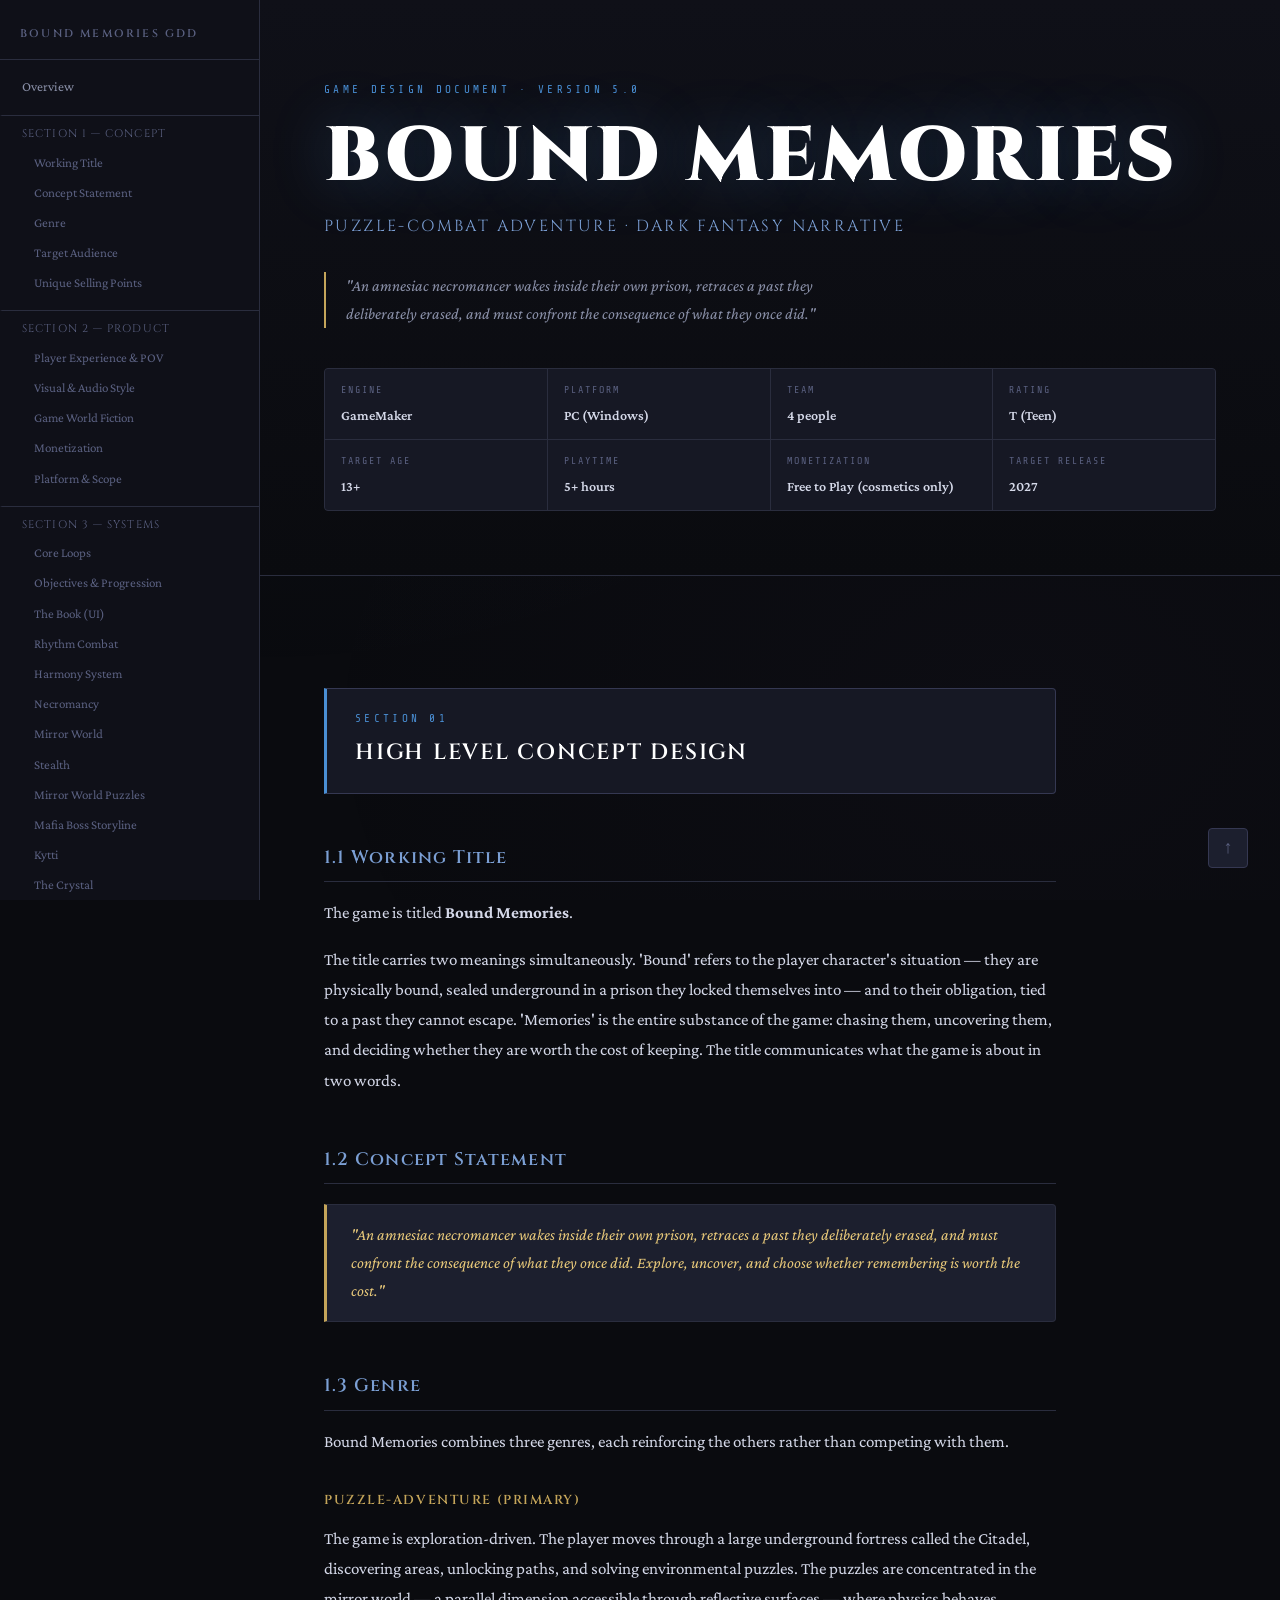
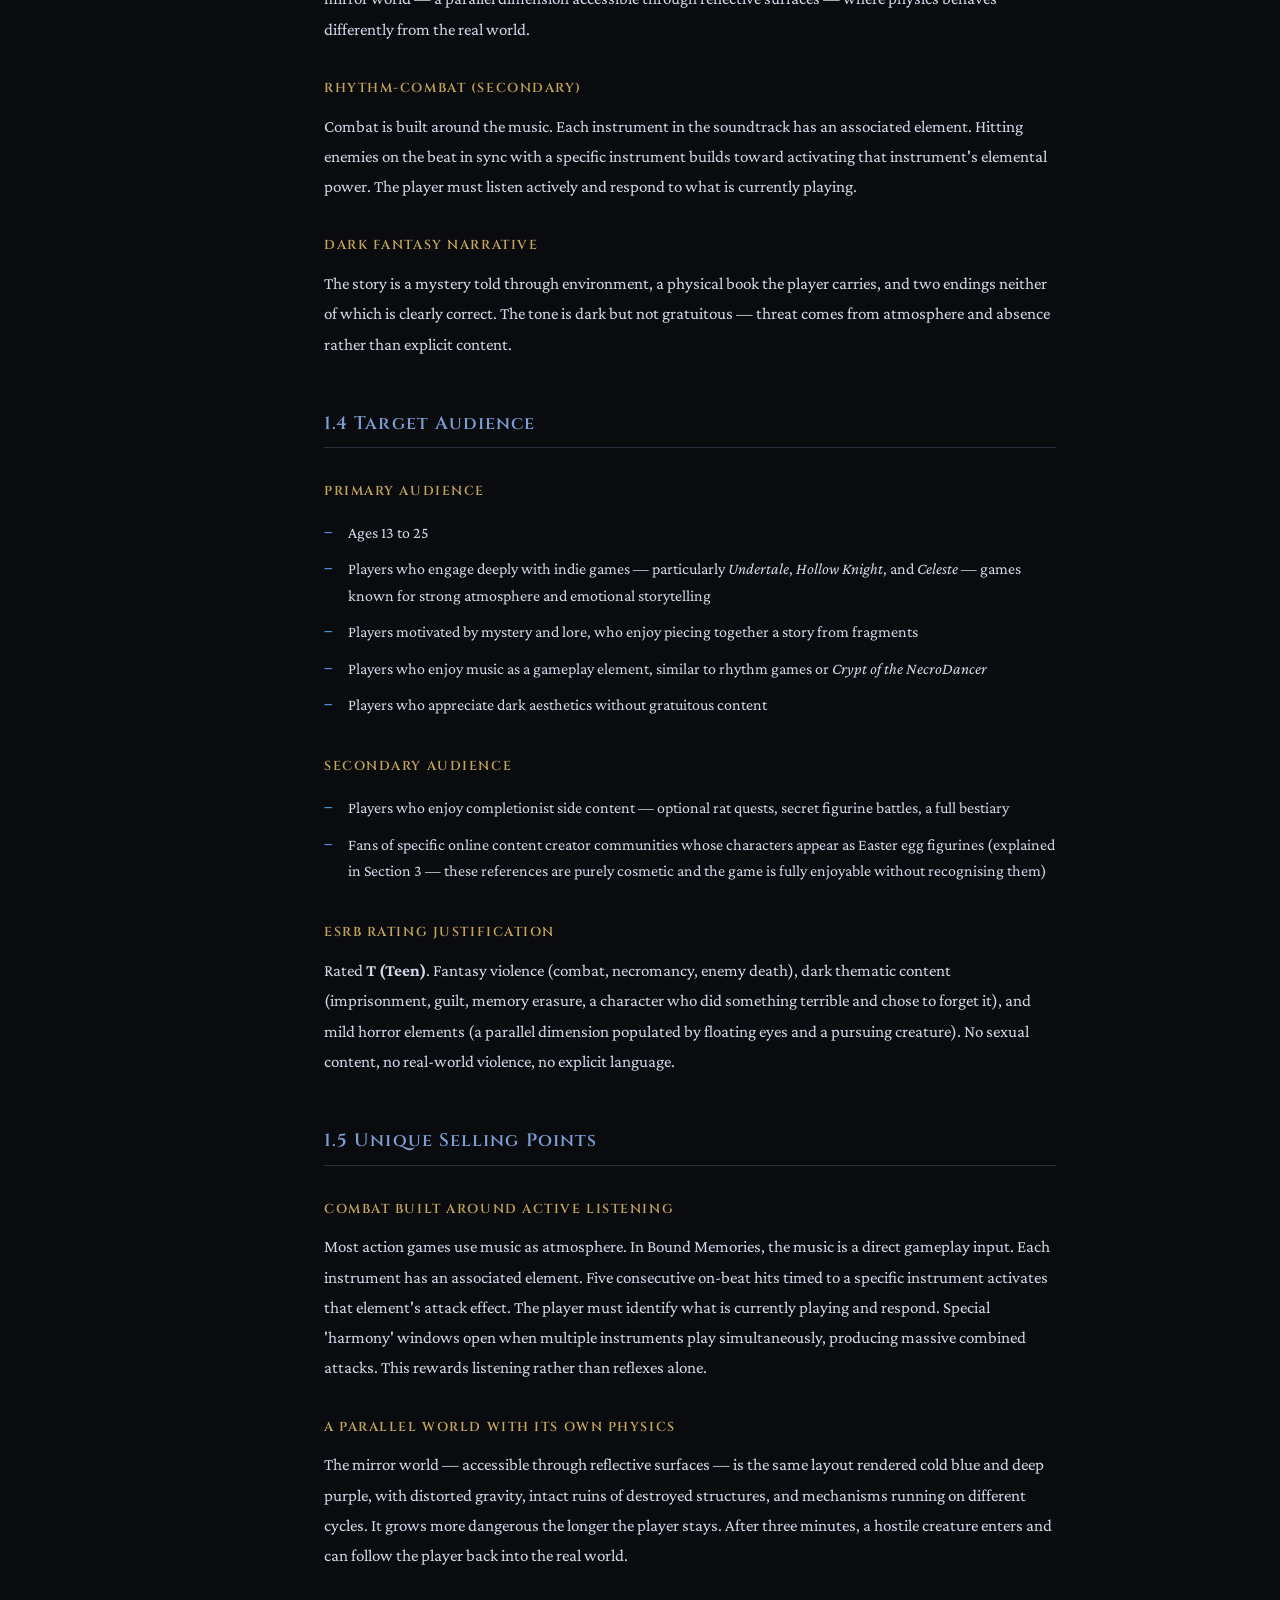
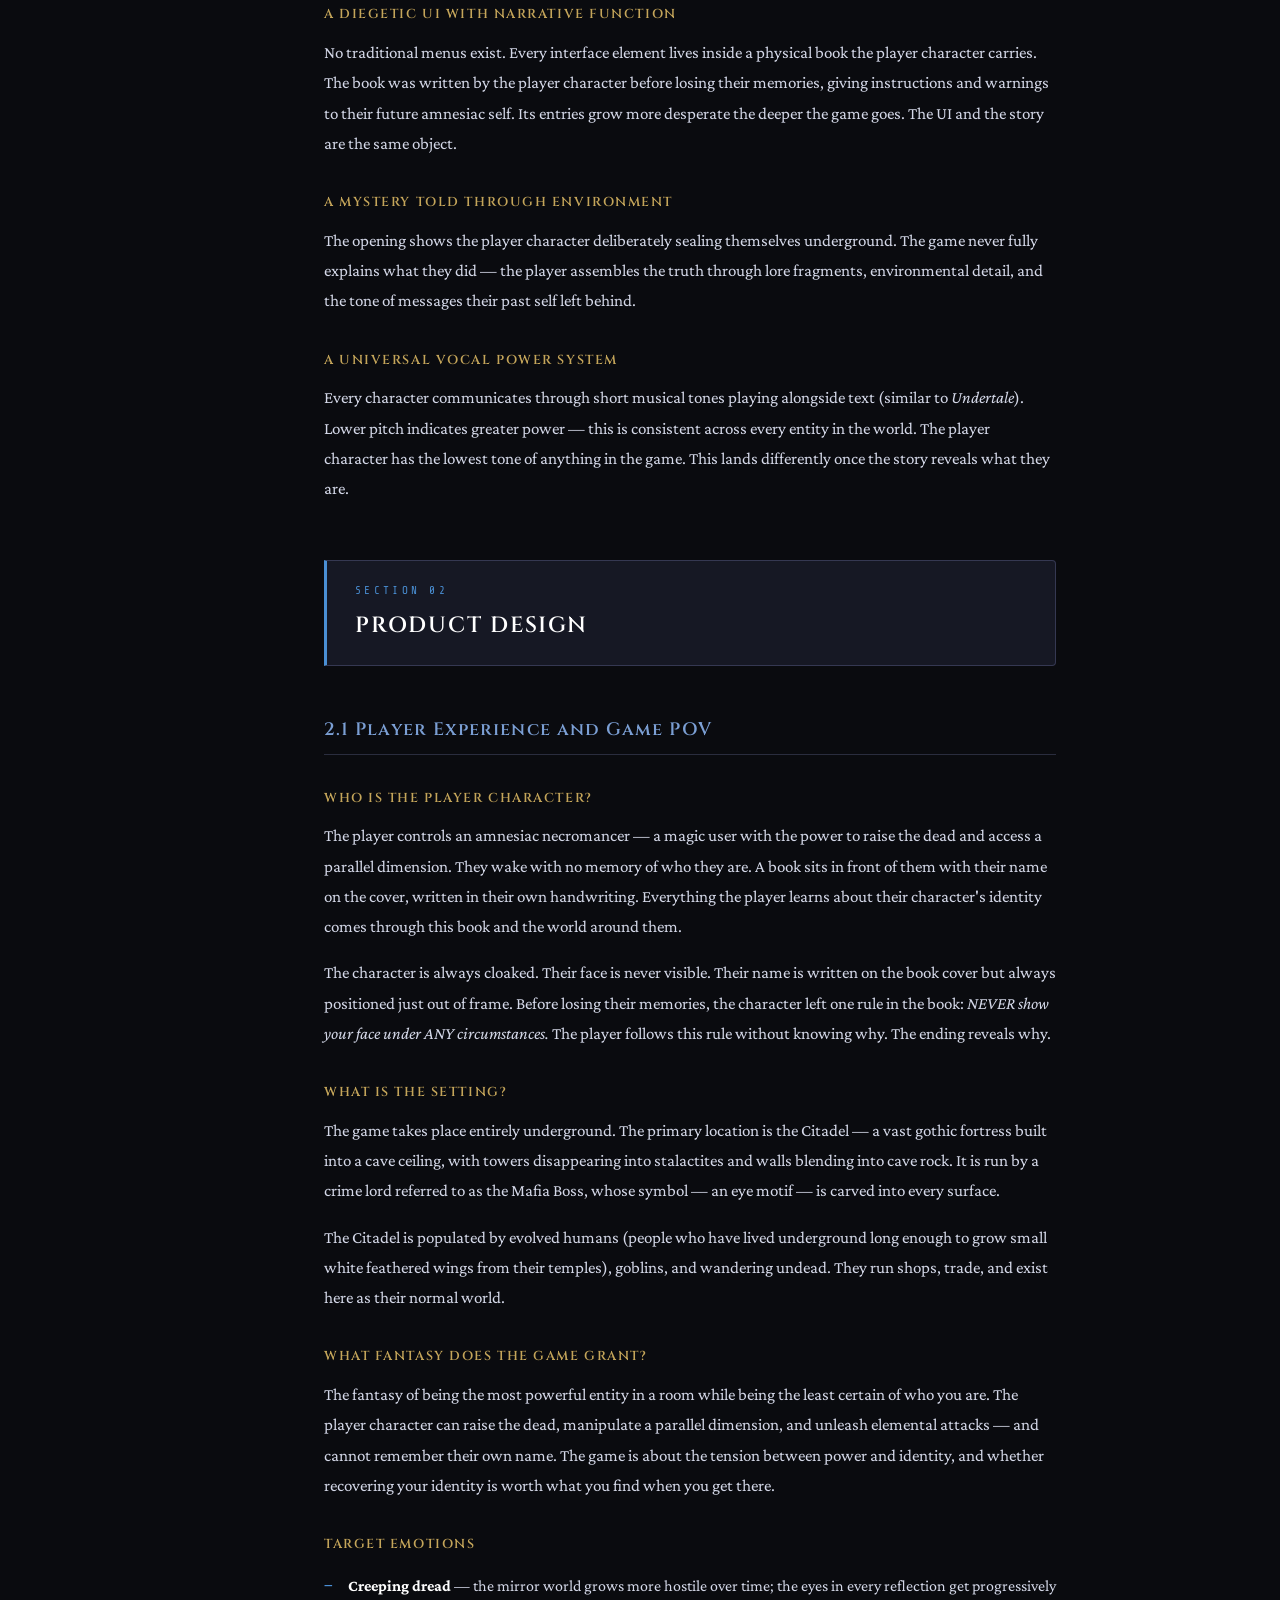
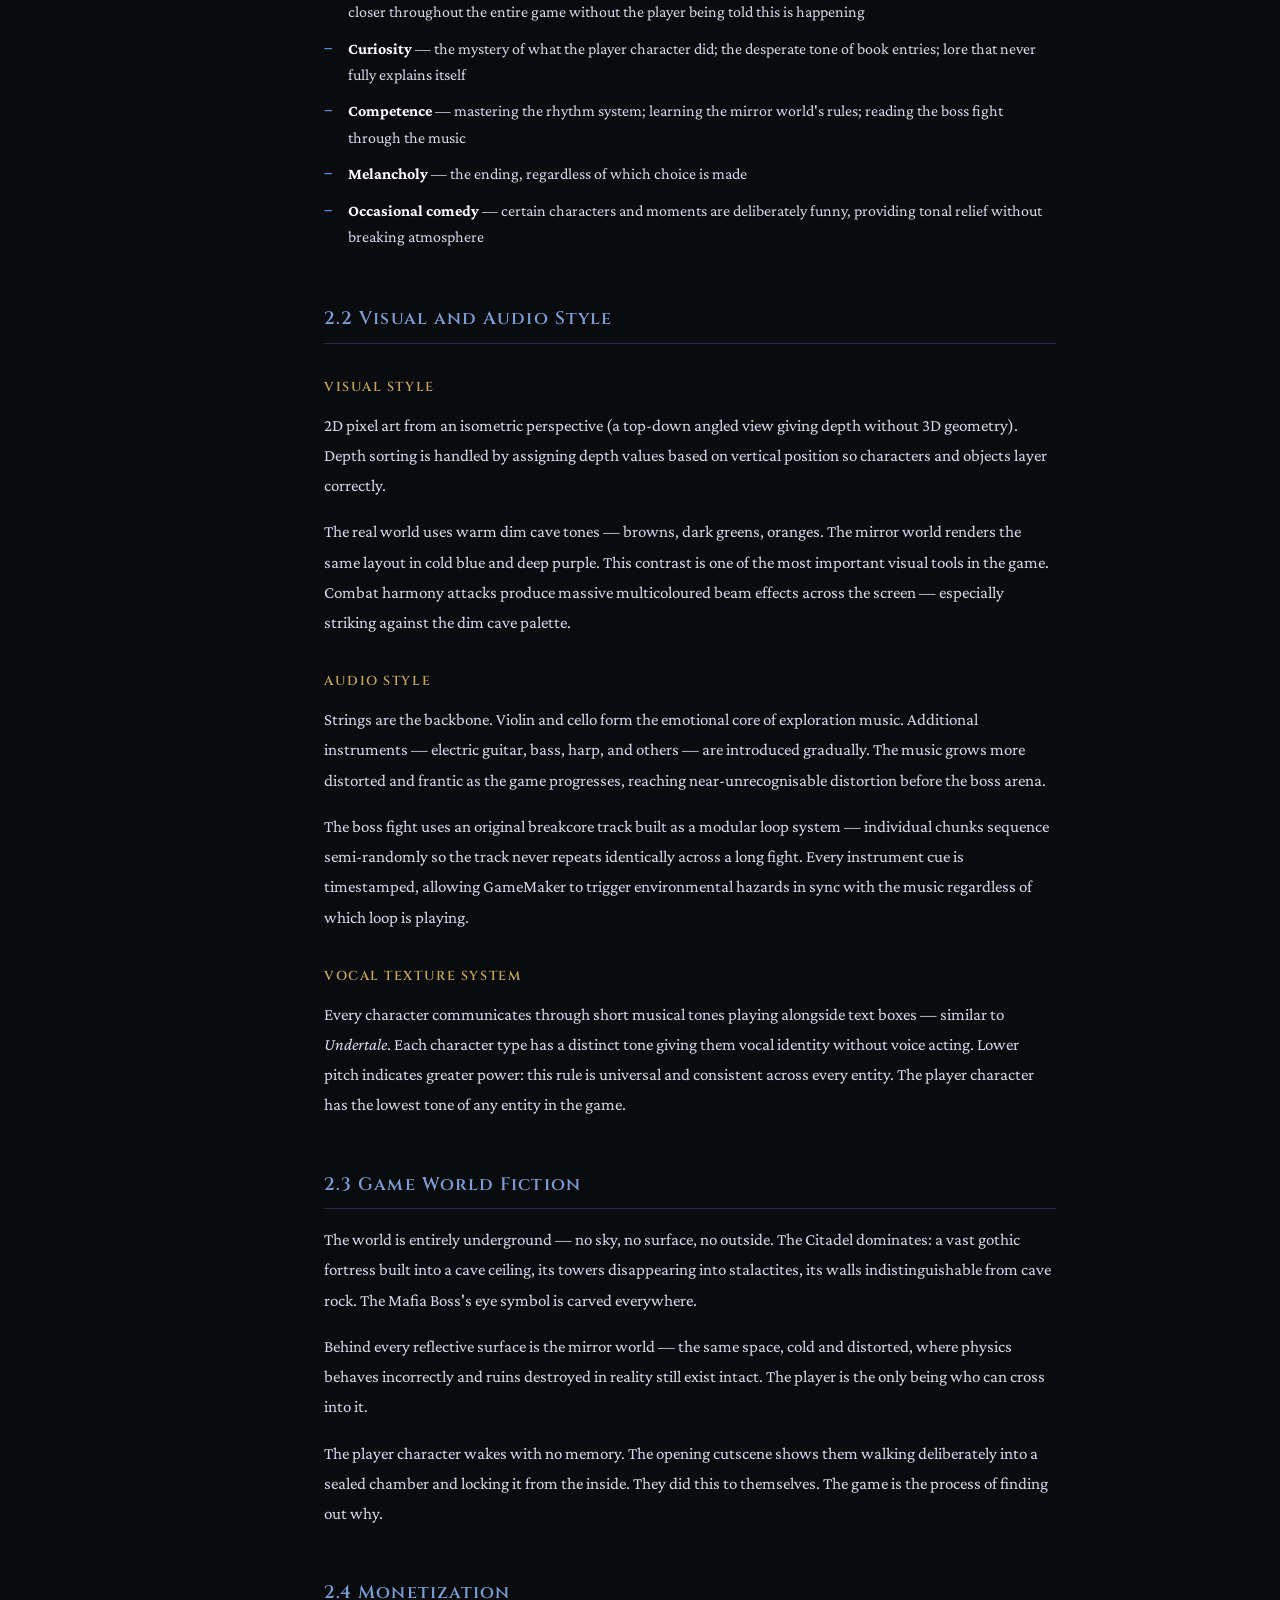
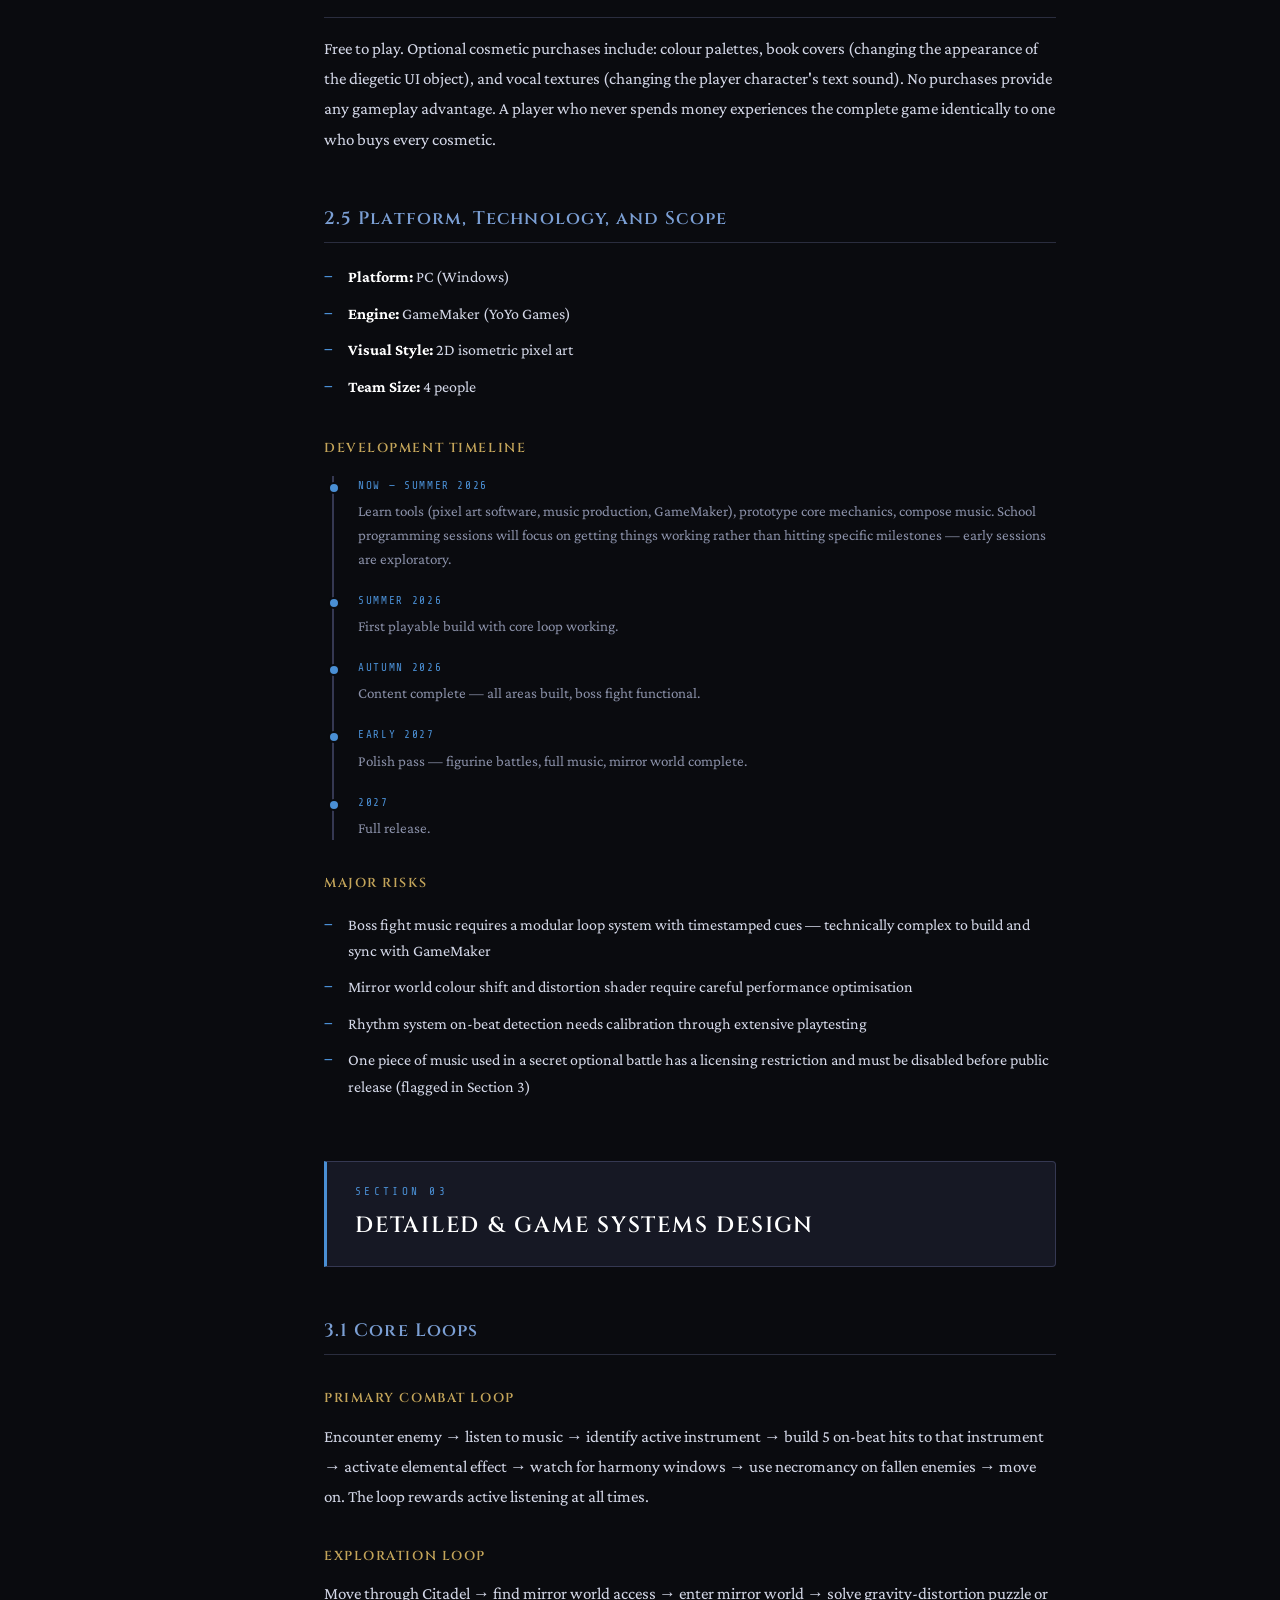
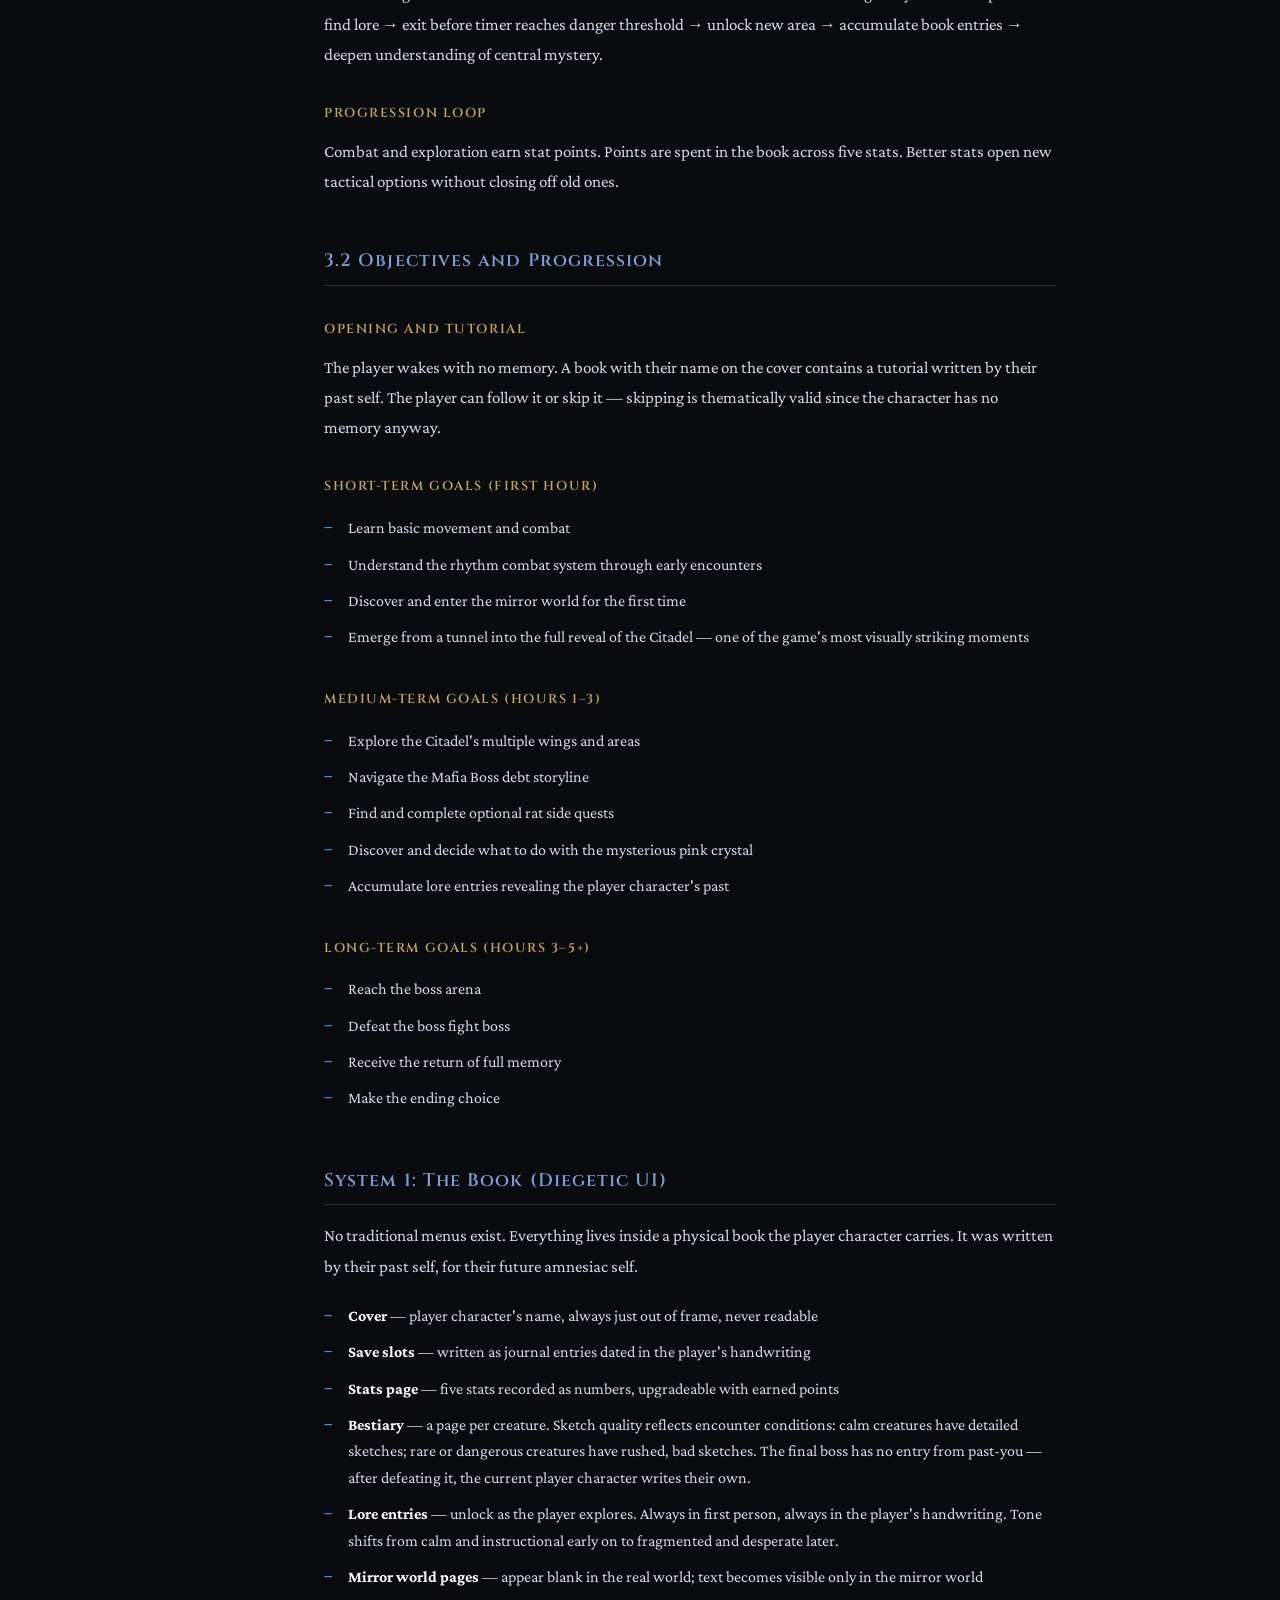
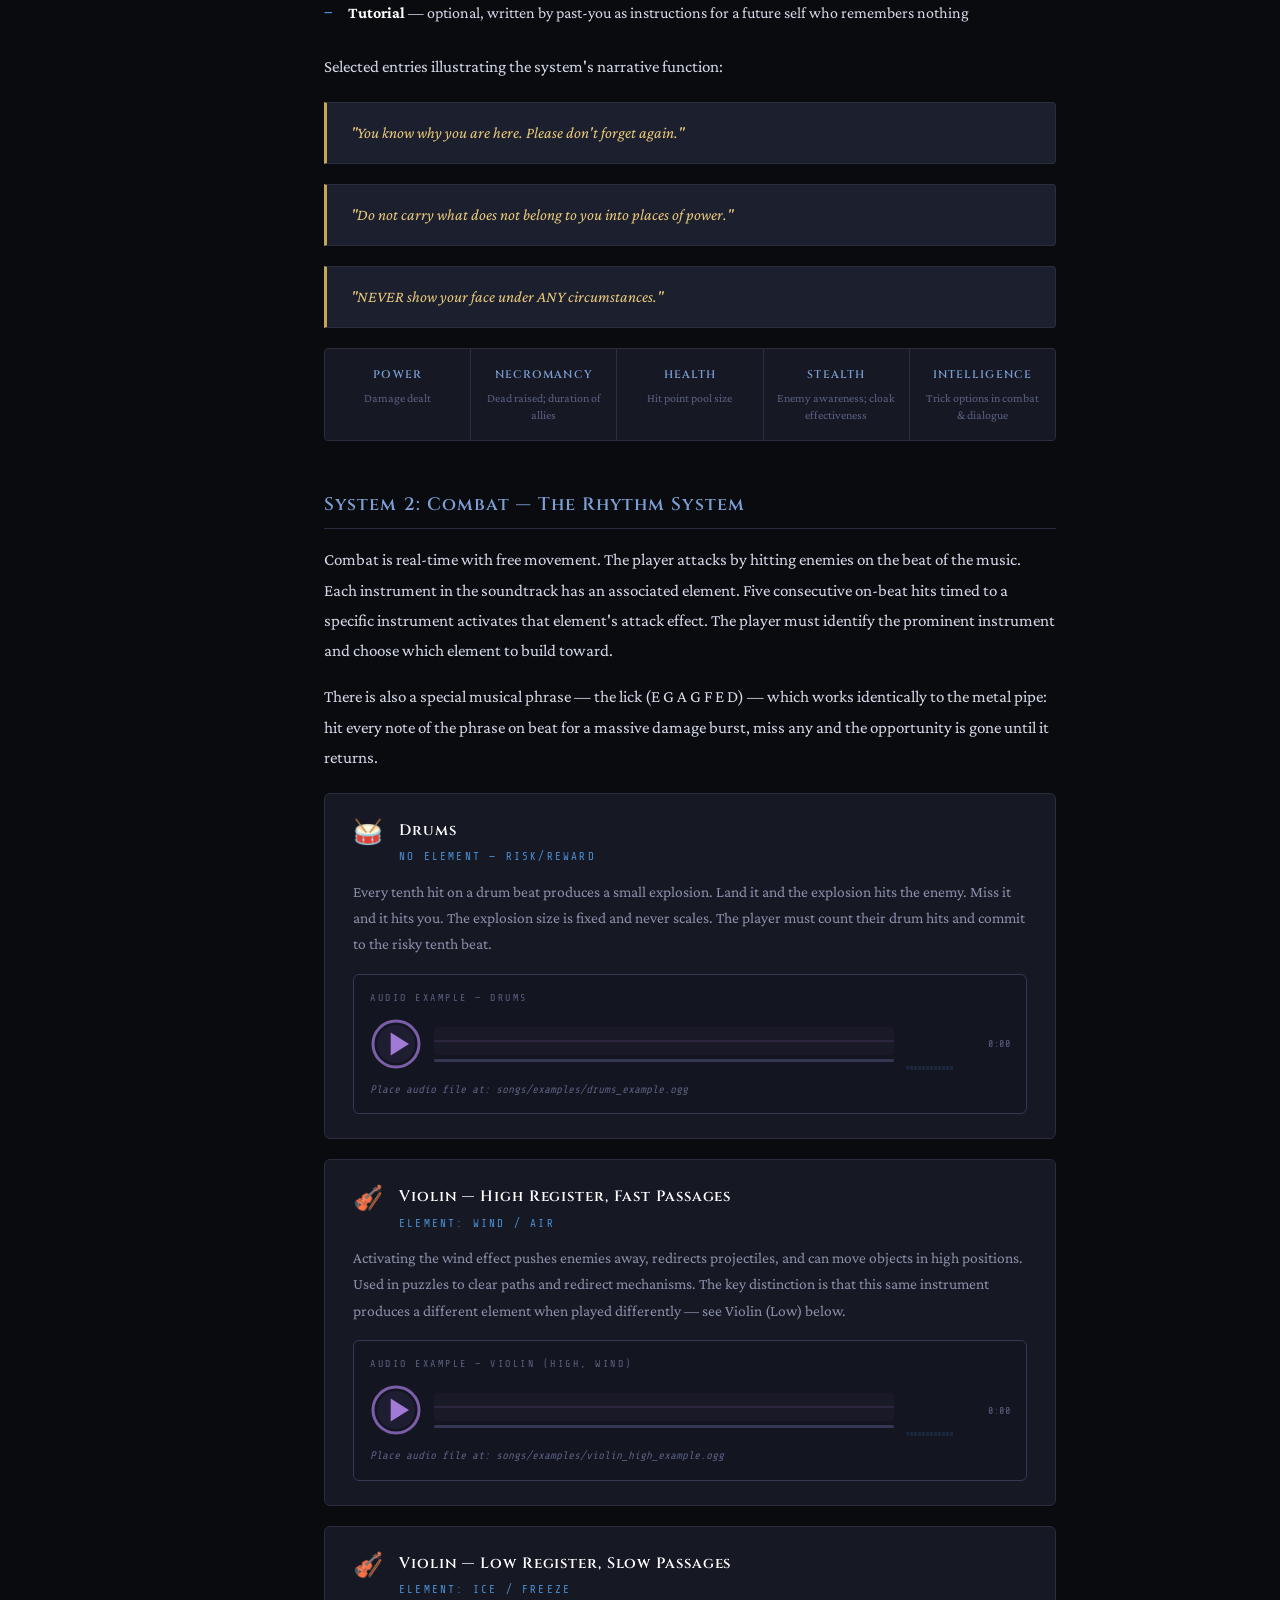
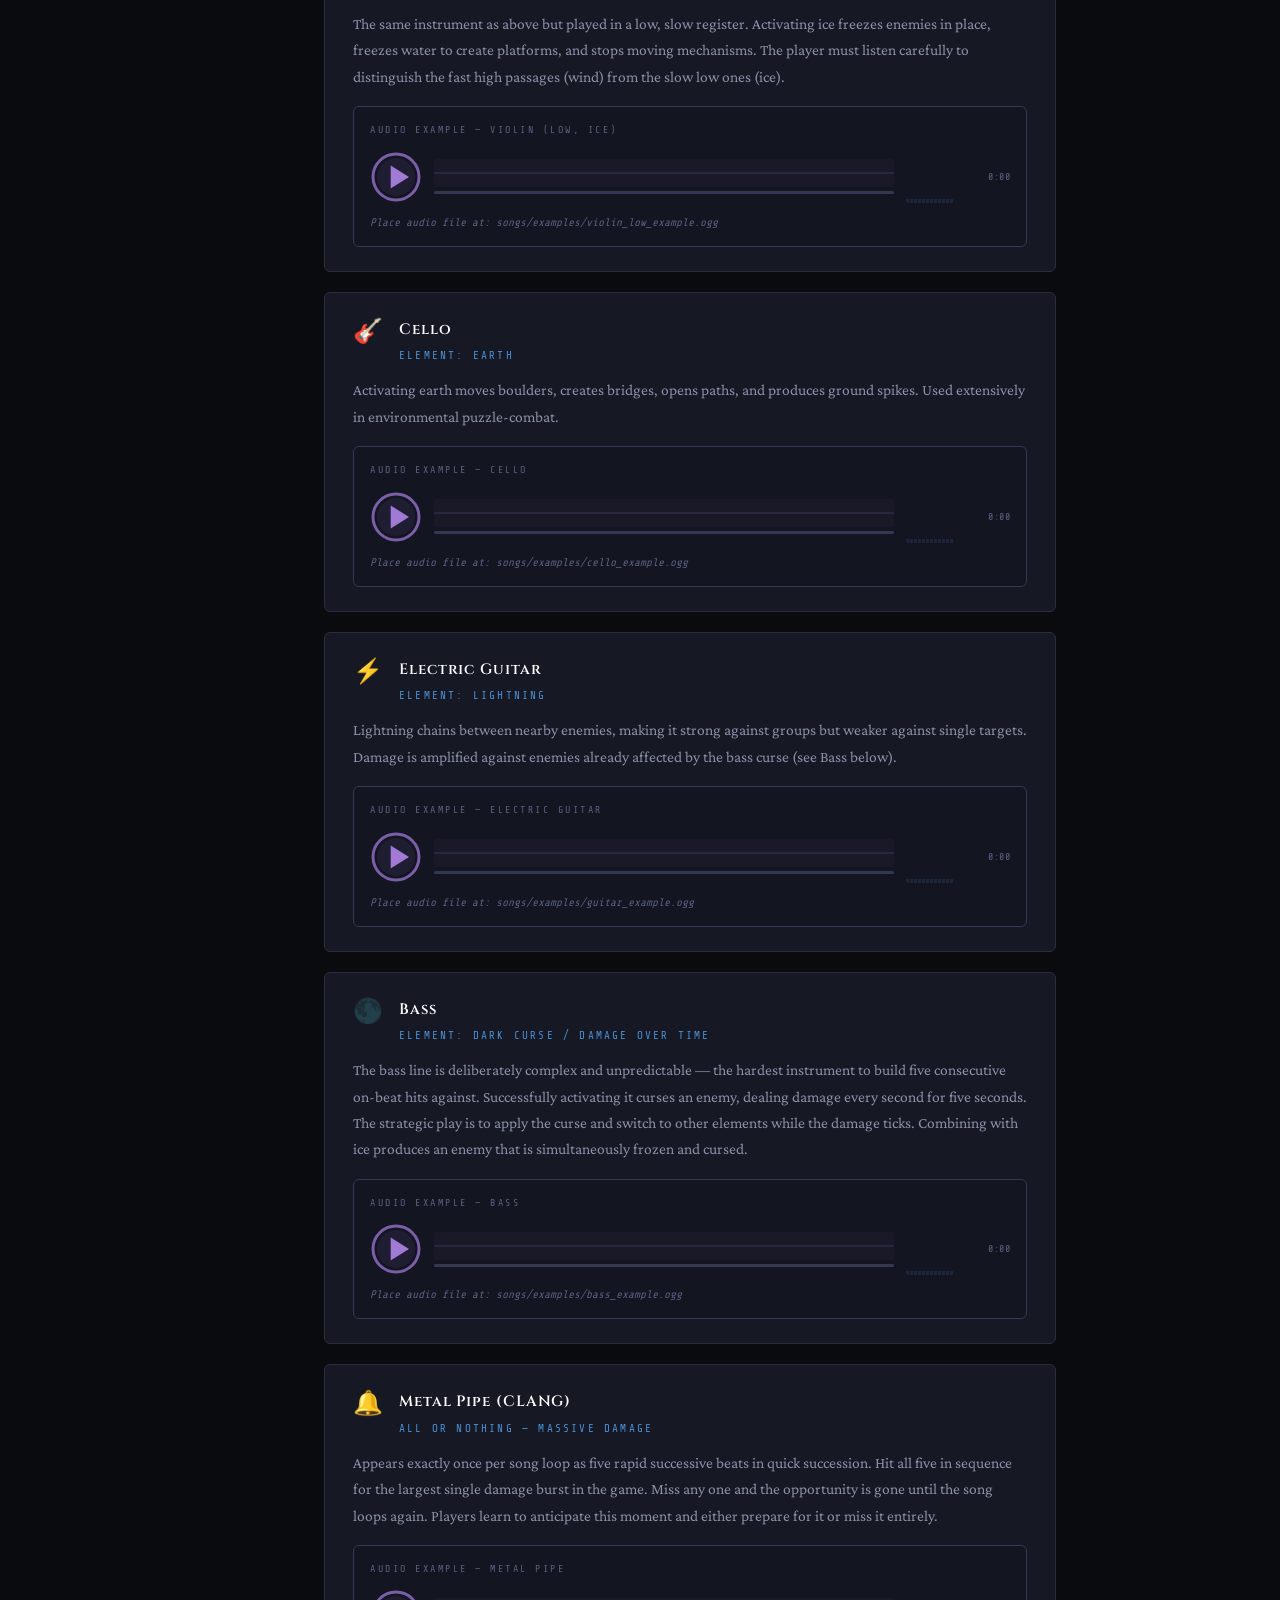
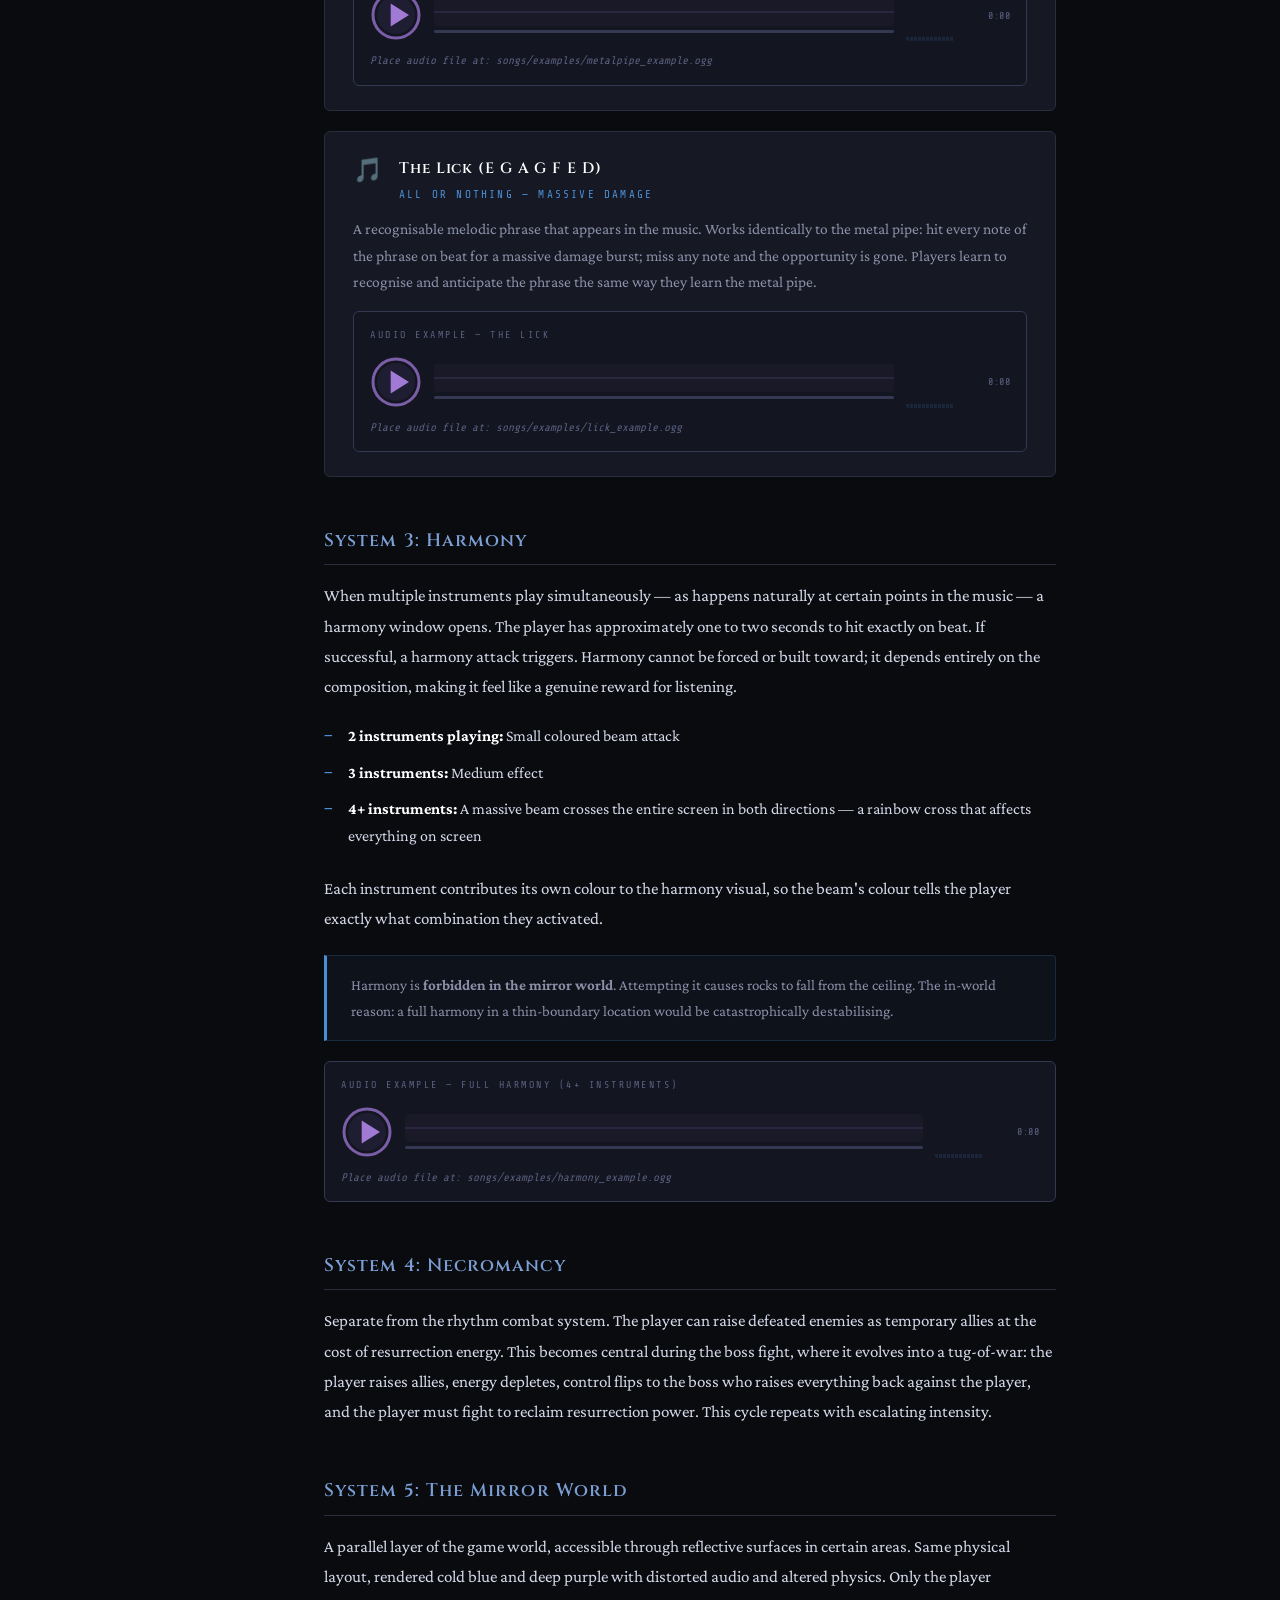
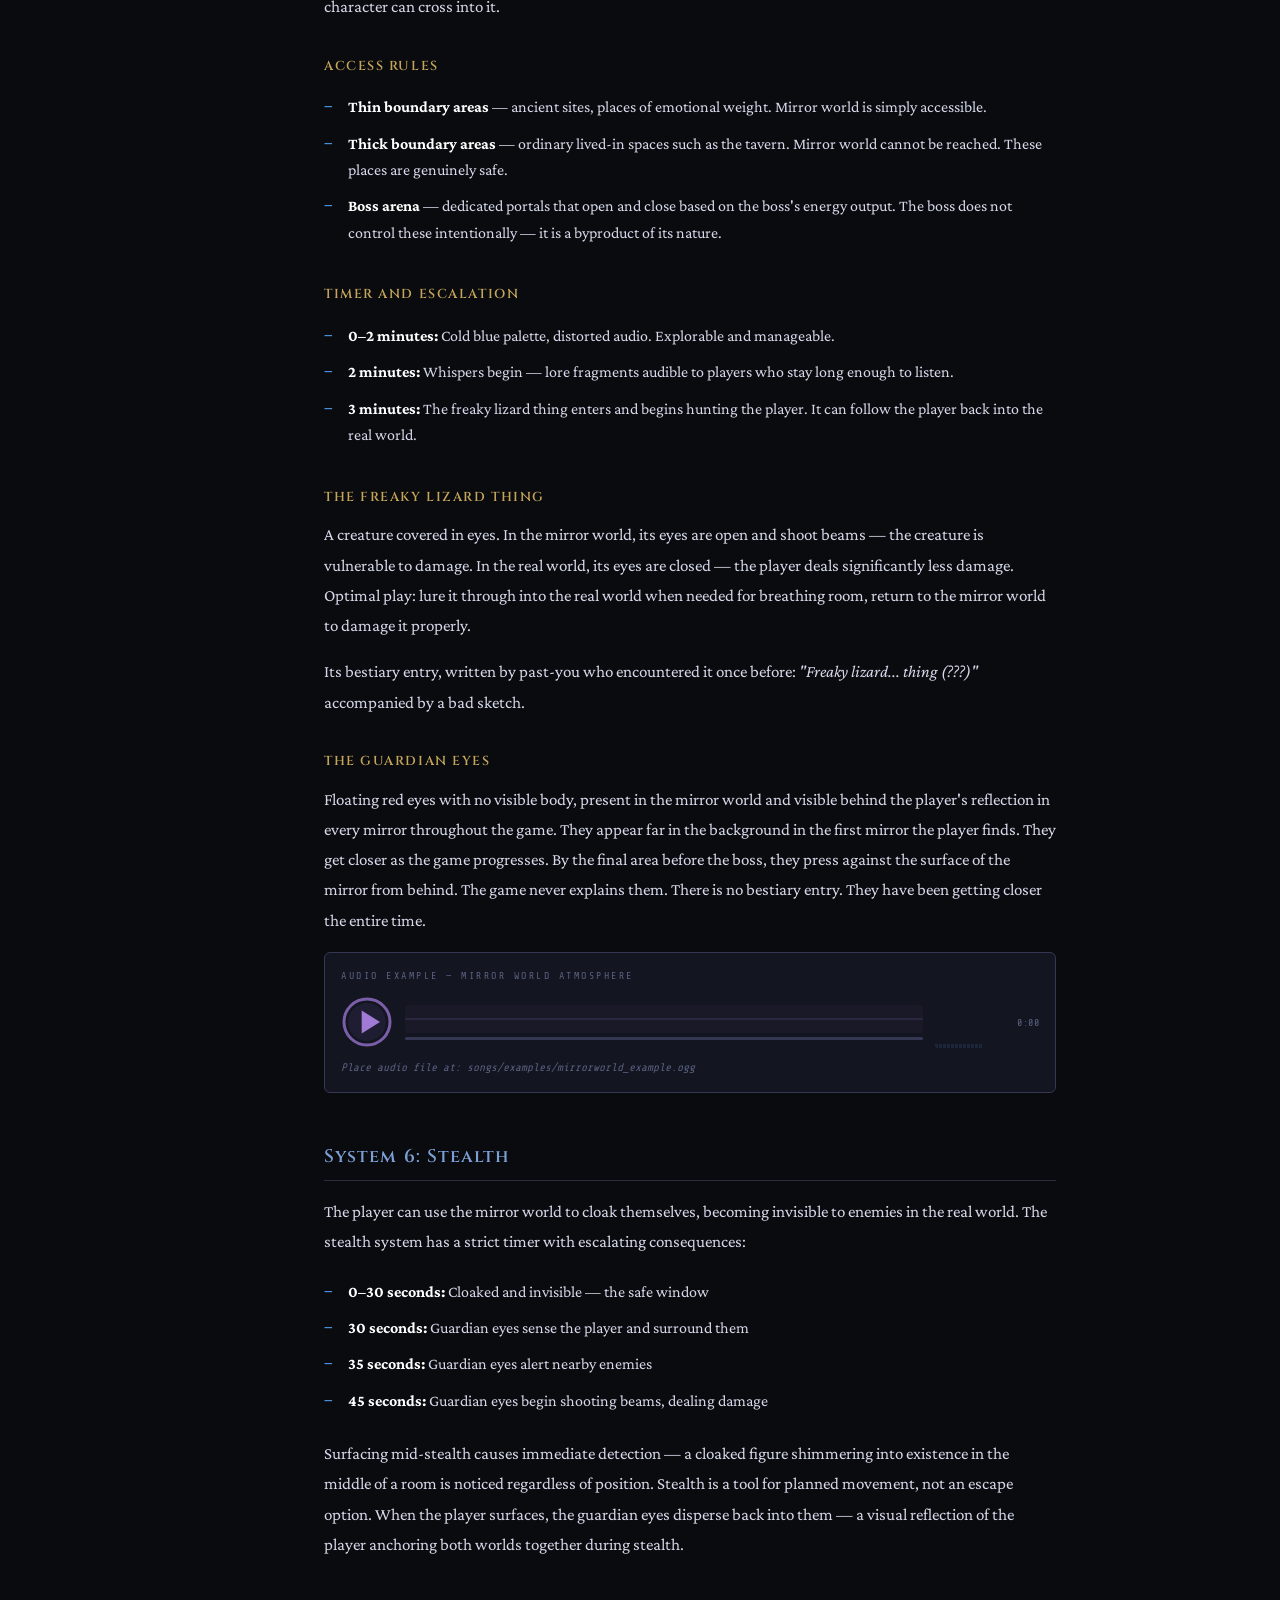
<file: bound_memories_gdd_v2.html>
<!DOCTYPE html>
<html lang="en">
<head>
<meta charset="UTF-8">
<meta name="viewport" content="width=device-width, initial-scale=1.0">
<title>Bound Memories — Game Design Document</title>
<link href="https://fonts.googleapis.com/css2?family=Cinzel:wght@400;600;900&family=Crimson+Pro:ital,wght@0,300;0,400;0,600;1,300;1,400&family=Share+Tech+Mono&display=swap" rel="stylesheet">
<style>
  :root {
    --bg: #0a0b0f;
    --bg2: #0f1018;
    --bg3: #131520;
    --surface: #161824;
    --surface2: #1c1f2e;
    --border: #2a2d3e;
    --border2: #353852;
    --accent: #4a8fd4;
    --accent2: #7b9fd4;
    --accent-glow: rgba(74, 143, 212, 0.15);
    --gold: #c4a55a;
    --gold2: #e8c97a;
    --text: #d4d8e8;
    --text2: #8a90a8;
    --text3: #5a6080;
    --red: #c44a4a;
    --purple: #7b5ea8;
    --green: #4a8a6a;
    --mono: 'Share Tech Mono', monospace;
    --display: 'Cinzel', serif;
    --body: 'Crimson Pro', Georgia, serif;
  }

  * { box-sizing: border-box; margin: 0; padding: 0; }

  html { scroll-behavior: smooth; }

  body {
    background: var(--bg);
    color: var(--text);
    font-family: var(--body);
    font-size: 17px;
    line-height: 1.75;
    min-height: 100vh;
  }

  /* Subtle cave texture overlay */
  body::before {
    content: '';
    position: fixed;
    inset: 0;
    background-image:
      radial-gradient(ellipse at 20% 20%, rgba(74, 143, 212, 0.03) 0%, transparent 50%),
      radial-gradient(ellipse at 80% 80%, rgba(123, 94, 168, 0.03) 0%, transparent 50%);
    pointer-events: none;
    z-index: 0;
  }

  /* SIDEBAR NAV */
  nav {
    position: fixed;
    left: 0;
    top: 0;
    bottom: 0;
    width: 260px;
    background: var(--bg2);
    border-right: 1px solid var(--border);
    overflow-y: auto;
    z-index: 100;
    padding: 24px 0;
  }

  nav::-webkit-scrollbar { width: 4px; }
  nav::-webkit-scrollbar-track { background: transparent; }
  nav::-webkit-scrollbar-thumb { background: var(--border2); border-radius: 2px; }

  .nav-title {
    font-family: var(--display);
    font-size: 11px;
    font-weight: 600;
    letter-spacing: 0.2em;
    color: var(--text3);
    text-transform: uppercase;
    padding: 0 20px 16px;
    border-bottom: 1px solid var(--border);
    margin-bottom: 12px;
  }

  nav a {
    display: block;
    padding: 6px 20px;
    color: var(--text2);
    text-decoration: none;
    font-family: var(--body);
    font-size: 13.5px;
    line-height: 1.4;
    transition: all 0.15s;
    border-left: 2px solid transparent;
  }

  nav a:hover {
    color: var(--accent2);
    border-left-color: var(--accent);
    background: var(--accent-glow);
    padding-left: 24px;
  }

  nav a.section-link {
    font-family: var(--display);
    font-size: 11px;
    letter-spacing: 0.1em;
    text-transform: uppercase;
    color: var(--text3);
    margin-top: 12px;
    padding-top: 10px;
    border-top: 1px solid var(--border);
  }

  nav a.section-link:hover {
    color: var(--gold);
    border-left-color: var(--gold);
  }

  nav a.sub-link {
    padding-left: 32px;
    font-size: 13px;
    color: var(--text3);
  }

  nav a.sub-link:hover {
    padding-left: 36px;
    color: var(--accent2);
  }

  /* MAIN CONTENT */
  main {
    margin-left: 260px;
    padding: 0;
    position: relative;
    z-index: 1;
  }

  /* HERO */
  .hero {
    padding: 80px 64px 64px;
    border-bottom: 1px solid var(--border);
    background: linear-gradient(180deg, var(--bg2) 0%, var(--bg) 100%);
    position: relative;
    overflow: hidden;
  }

  .hero::after {
    content: '';
    position: absolute;
    bottom: -1px;
    left: 0;
    right: 0;
    height: 1px;
    background: linear-gradient(90deg, transparent, var(--accent), transparent);
  }

  .hero-eyebrow {
    font-family: var(--mono);
    font-size: 11px;
    letter-spacing: 0.3em;
    color: var(--accent);
    text-transform: uppercase;
    margin-bottom: 20px;
  }

  .hero h1 {
    font-family: var(--display);
    font-size: clamp(48px, 6vw, 80px);
    font-weight: 900;
    color: #fff;
    letter-spacing: 0.05em;
    line-height: 1;
    margin-bottom: 16px;
    text-shadow: 0 0 60px rgba(74, 143, 212, 0.3);
  }

  .hero-subtitle {
    font-family: var(--display);
    font-size: 16px;
    font-weight: 400;
    color: var(--accent2);
    letter-spacing: 0.15em;
    text-transform: uppercase;
    margin-bottom: 32px;
  }

  .hero-quote {
    font-style: italic;
    font-size: 16px;
    color: var(--text2);
    border-left: 2px solid var(--gold);
    padding-left: 20px;
    max-width: 560px;
    margin-bottom: 40px;
  }

  .quick-ref {
    display: grid;
    grid-template-columns: repeat(auto-fill, minmax(220px, 1fr));
    gap: 1px;
    background: var(--border);
    border: 1px solid var(--border);
    border-radius: 4px;
    overflow: hidden;
    max-width: 900px;
  }

  .quick-ref-item {
    background: var(--surface);
    padding: 12px 16px;
  }

  .quick-ref-label {
    font-family: var(--mono);
    font-size: 10px;
    letter-spacing: 0.2em;
    text-transform: uppercase;
    color: var(--text3);
    margin-bottom: 4px;
  }

  .quick-ref-value {
    font-size: 14px;
    color: var(--text);
    font-weight: 600;
  }

  /* CONTENT AREA */
  .content {
    max-width: 860px;
    padding: 56px 64px;
  }

  /* SECTION HEADERS */
  .section-banner {
    background: var(--surface);
    border: 1px solid var(--border2);
    border-left: 3px solid var(--accent);
    padding: 20px 28px;
    margin: 56px 0 40px;
    border-radius: 0 4px 4px 0;
  }

  .section-banner-num {
    font-family: var(--mono);
    font-size: 11px;
    letter-spacing: 0.3em;
    color: var(--accent);
    text-transform: uppercase;
    margin-bottom: 6px;
  }

  .section-banner h2 {
    font-family: var(--display);
    font-size: 22px;
    font-weight: 600;
    color: #fff;
    letter-spacing: 0.08em;
    text-transform: uppercase;
  }

  /* HEADINGS */
  h2.subsection {
    font-family: var(--display);
    font-size: 18px;
    font-weight: 600;
    color: var(--accent2);
    letter-spacing: 0.06em;
    margin: 48px 0 16px;
    padding-bottom: 8px;
    border-bottom: 1px solid var(--border);
  }

  h3.subsub {
    font-family: var(--display);
    font-size: 13px;
    font-weight: 600;
    letter-spacing: 0.12em;
    text-transform: uppercase;
    color: var(--gold);
    margin: 32px 0 12px;
  }

  /* BODY TEXT */
  p {
    margin-bottom: 16px;
    color: var(--text);
    font-size: 17px;
    line-height: 1.78;
  }

  /* LISTS */
  ul {
    list-style: none;
    margin: 8px 0 20px;
  }

  ul li {
    padding: 5px 0 5px 24px;
    position: relative;
    color: var(--text);
    font-size: 16px;
    line-height: 1.65;
  }

  ul li::before {
    content: '—';
    position: absolute;
    left: 0;
    color: var(--accent);
    font-family: var(--mono);
  }

  ul li strong {
    color: #fff;
  }

  /* BOOK QUOTE */
  .book-quote {
    background: var(--surface2);
    border: 1px solid var(--border);
    border-left: 3px solid var(--gold);
    padding: 16px 24px;
    margin: 20px 0;
    border-radius: 0 4px 4px 0;
    font-style: italic;
    color: var(--gold2);
    font-size: 16px;
  }

  /* WARNING BOX */
  .warning {
    background: rgba(196, 74, 74, 0.08);
    border: 1px solid rgba(196, 74, 74, 0.3);
    border-left: 3px solid var(--red);
    padding: 16px 24px;
    margin: 20px 0;
    border-radius: 0 4px 4px 0;
    font-size: 15px;
    color: #e88a8a;
  }

  .warning strong {
    color: var(--red);
    font-family: var(--mono);
    font-size: 12px;
    letter-spacing: 0.15em;
    text-transform: uppercase;
    display: block;
    margin-bottom: 6px;
  }

  /* NOTE BOX */
  .note-box {
    background: rgba(74, 143, 212, 0.06);
    border: 1px solid rgba(74, 143, 212, 0.2);
    border-left: 3px solid var(--accent);
    padding: 16px 24px;
    margin: 20px 0;
    border-radius: 0 4px 4px 0;
    font-size: 15px;
    color: var(--text2);
  }

  /* INSTRUMENT CARDS */
  .instrument-card {
    background: var(--surface);
    border: 1px solid var(--border);
    border-radius: 6px;
    padding: 24px 28px;
    margin: 20px 0;
    transition: border-color 0.2s;
  }

  .instrument-card:hover {
    border-color: var(--border2);
  }

  .instrument-header {
    display: flex;
    align-items: flex-start;
    gap: 16px;
    margin-bottom: 12px;
  }

  .instrument-icon {
    font-size: 24px;
    line-height: 1;
    flex-shrink: 0;
    margin-top: 2px;
  }

  .instrument-name {
    font-family: var(--display);
    font-size: 15px;
    font-weight: 600;
    color: #fff;
    letter-spacing: 0.06em;
    margin-bottom: 3px;
  }

  .instrument-element {
    font-family: var(--mono);
    font-size: 11px;
    letter-spacing: 0.2em;
    text-transform: uppercase;
    color: var(--accent);
  }

  .instrument-desc {
    font-size: 15.5px;
    color: var(--text2);
    line-height: 1.7;
    margin-bottom: 16px;
  }

  /* CUSTOM AUDIO PLAYER */
  .audio-slot {
    background: var(--bg3);
    border: 1px solid var(--border2);
    border-radius: 6px;
    padding: 14px 16px;
    margin-top: 14px;
  }

  .audio-slot-label {
    font-family: var(--mono);
    font-size: 10px;
    letter-spacing: 0.25em;
    text-transform: uppercase;
    color: var(--text3);
    margin-bottom: 10px;
  }

  .audio-slot audio { display: none; }

  .audio-slot-hint {
    font-size: 11px;
    color: var(--text3);
    margin-top: 8px;
    font-style: italic;
    font-family: var(--mono);
  }

  .bm-player {
    display: flex;
    align-items: center;
    gap: 12px;
    height: 56px;
  }

  .bm-circle-btn {
    width: 52px;
    height: 52px;
    flex-shrink: 0;
    border-radius: 50%;
    cursor: pointer;
    position: relative;
    border: none;
    background: none;
    padding: 0;
  }

  .bm-circle-btn canvas {
    width: 52px;
    height: 52px;
    border-radius: 50%;
    display: block;
  }

  .bm-center {
    flex: 1;
    display: flex;
    flex-direction: column;
    gap: 4px;
    min-width: 0;
  }

  .bm-waveform-wrap {
    width: 100%;
    height: 28px;
    position: relative;
    cursor: pointer;
    border-radius: 3px;
    overflow: hidden;
    background: rgba(123, 94, 168, 0.06);
  }

  .bm-waveform {
    width: 100%;
    height: 100%;
    display: block;
  }

  .bm-progress-wrap {
    width: 100%;
    height: 3px;
    background: var(--border2);
    border-radius: 2px;
    cursor: pointer;
    position: relative;
    overflow: hidden;
  }

  .bm-progress-fill {
    height: 100%;
    width: 0%;
    background: linear-gradient(90deg, var(--accent), var(--purple));
    border-radius: 2px;
    pointer-events: none;
  }

  .bm-freq {
    width: 56px;
    height: 52px;
    flex-shrink: 0;
    display: block;
    border-radius: 3px;
  }

  .bm-time {
    font-family: var(--mono);
    font-size: 10px;
    color: var(--text3);
    flex-shrink: 0;
    min-width: 36px;
    text-align: right;
    letter-spacing: 0.05em;
  }

  .track-audio .bm-player { height: 48px; }
  .track-audio .bm-circle-btn,
  .track-audio .bm-circle-btn canvas { width: 44px; height: 44px; }
  .track-audio .bm-freq { width: 48px; height: 44px; }

  /* MUSIC TRACK LIST */
  .track-list {
    background: var(--surface);
    border: 1px solid var(--border);
    border-radius: 6px;
    overflow: hidden;
    margin: 20px 0;
  }

  .track-item {
    display: grid;
    grid-template-columns: 1fr auto;
    gap: 16px;
    align-items: center;
    padding: 14px 20px;
    border-bottom: 1px solid var(--border);
  }

  .track-item:last-child { border-bottom: none; }

  .track-item:hover { background: var(--surface2); }

  .track-name {
    font-size: 15px;
    color: var(--text);
    font-weight: 600;
    margin-bottom: 3px;
  }

  .track-desc {
    font-size: 13px;
    color: var(--text3);
    font-style: italic;
  }

  .track-audio {
    min-width: 200px;
  }

  .track-audio audio { display: none; }

  /* ENDING CARDS */
  .ending-grid {
    display: grid;
    grid-template-columns: 1fr 1fr;
    gap: 16px;
    margin: 20px 0;
  }

  .ending-card {
    background: var(--surface);
    border: 1px solid var(--border);
    border-radius: 6px;
    padding: 24px;
  }

  .ending-card.seal { border-top: 3px solid var(--purple); }
  .ending-card.amulet { border-top: 3px solid var(--gold); }

  .ending-card h4 {
    font-family: var(--display);
    font-size: 14px;
    font-weight: 600;
    letter-spacing: 0.1em;
    text-transform: uppercase;
    margin-bottom: 12px;
  }

  .ending-card.seal h4 { color: var(--purple); }
  .ending-card.amulet h4 { color: var(--gold); }

  .ending-card p {
    font-size: 15px;
    color: var(--text2);
    margin-bottom: 16px;
  }

  /* STAT TABLE */
  .stat-grid {
    display: grid;
    grid-template-columns: repeat(5, 1fr);
    gap: 1px;
    background: var(--border);
    border: 1px solid var(--border);
    border-radius: 4px;
    overflow: hidden;
    margin: 16px 0;
  }

  .stat-item {
    background: var(--surface);
    padding: 16px 12px;
    text-align: center;
  }

  .stat-name {
    font-family: var(--display);
    font-size: 11px;
    font-weight: 600;
    letter-spacing: 0.1em;
    text-transform: uppercase;
    color: var(--accent2);
    margin-bottom: 6px;
  }

  .stat-desc {
    font-size: 12px;
    color: var(--text3);
    line-height: 1.4;
  }

  /* TIMELINE */
  .timeline {
    border-left: 2px solid var(--border2);
    margin: 16px 0 20px 8px;
    padding-left: 24px;
  }

  .timeline-item {
    position: relative;
    margin-bottom: 20px;
  }

  .timeline-item::before {
    content: '';
    position: absolute;
    left: -30px;
    top: 6px;
    width: 8px;
    height: 8px;
    border-radius: 50%;
    background: var(--accent);
    border: 2px solid var(--bg);
  }

  .timeline-date {
    font-family: var(--mono);
    font-size: 11px;
    letter-spacing: 0.15em;
    color: var(--accent);
    text-transform: uppercase;
    margin-bottom: 4px;
  }

  .timeline-desc {
    font-size: 15px;
    color: var(--text2);
    line-height: 1.6;
  }

  /* DIVIDER */
  .divider {
    border: none;
    border-top: 1px solid var(--border);
    margin: 48px 0;
  }

  /* FOOTER */
  footer {
    margin-left: 260px;
    padding: 32px 64px;
    border-top: 1px solid var(--border);
    background: var(--bg2);
    font-family: var(--mono);
    font-size: 12px;
    color: var(--text3);
    letter-spacing: 0.1em;
  }

  /* SCROLL TO TOP */
  .scroll-top {
    position: fixed;
    bottom: 32px;
    right: 32px;
    width: 40px;
    height: 40px;
    background: var(--surface2);
    border: 1px solid var(--border2);
    border-radius: 4px;
    display: flex;
    align-items: center;
    justify-content: center;
    cursor: pointer;
    color: var(--text3);
    font-size: 18px;
    text-decoration: none;
    transition: all 0.2s;
    z-index: 200;
  }

  .scroll-top:hover {
    background: var(--surface);
    border-color: var(--accent);
    color: var(--accent);
  }

  /* RESPONSIVE */
  @media (max-width: 900px) {
    nav { display: none; }
    main, footer { margin-left: 0; }
    .content { padding: 32px 24px; }
    .hero { padding: 48px 24px 40px; }
    .ending-grid { grid-template-columns: 1fr; }
    .stat-grid { grid-template-columns: repeat(2, 1fr); }
  }
</style>
</head>
<body>

<!-- SIDEBAR NAV -->
<nav>
  <div class="nav-title">Bound Memories GDD</div>
  <a href="#top">Overview</a>
  <a href="#section1" class="section-link">Section 1 — Concept</a>
  <a href="#title" class="sub-link">Working Title</a>
  <a href="#concept" class="sub-link">Concept Statement</a>
  <a href="#genre" class="sub-link">Genre</a>
  <a href="#audience" class="sub-link">Target Audience</a>
  <a href="#usp" class="sub-link">Unique Selling Points</a>
  <a href="#section2" class="section-link">Section 2 — Product</a>
  <a href="#pov" class="sub-link">Player Experience & POV</a>
  <a href="#style" class="sub-link">Visual & Audio Style</a>
  <a href="#fiction" class="sub-link">Game World Fiction</a>
  <a href="#monetization" class="sub-link">Monetization</a>
  <a href="#scope" class="sub-link">Platform & Scope</a>
  <a href="#section3" class="section-link">Section 3 — Systems</a>
  <a href="#loops" class="sub-link">Core Loops</a>
  <a href="#objectives" class="sub-link">Objectives & Progression</a>
  <a href="#book" class="sub-link">The Book (UI)</a>
  <a href="#rhythm" class="sub-link">Rhythm Combat</a>
  <a href="#harmony" class="sub-link">Harmony System</a>
  <a href="#necromancy" class="sub-link">Necromancy</a>
  <a href="#mirrorworld" class="sub-link">Mirror World</a>
  <a href="#stealth" class="sub-link">Stealth</a>
  <a href="#puzzles" class="sub-link">Mirror World Puzzles</a>
  <a href="#mafia" class="sub-link">Mafia Boss Storyline</a>
  <a href="#kytti" class="sub-link">Kytti</a>
  <a href="#crystal" class="sub-link">The Crystal</a>
  <a href="#figurines" class="sub-link">Figurines & Secret Battles</a>
  <a href="#rats" class="sub-link">Rat Side Quests</a>
  <a href="#bossfight" class="sub-link">The Boss Fight</a>
  <a href="#endings" class="sub-link">The Endings</a>
  <a href="#interactivity" class="sub-link">Interactivity</a>
  <a href="#music" class="section-link">Appendix — Music</a>
  <a href="#credits" class="sub-link">Credits</a>
</nav>

<!-- MAIN -->
<main id="top">

  <!-- HERO -->
  <div class="hero">
    <div class="hero-eyebrow">Game Design Document · Version 5.0</div>
    <h1>BOUND MEMORIES</h1>
    <div class="hero-subtitle">Puzzle-Combat Adventure · Dark Fantasy Narrative</div>
    <div class="hero-quote">"An amnesiac necromancer wakes inside their own prison, retraces a past they deliberately erased, and must confront the consequence of what they once did."</div>
    <div class="quick-ref">
      <div class="quick-ref-item"><div class="quick-ref-label">Engine</div><div class="quick-ref-value">GameMaker</div></div>
      <div class="quick-ref-item"><div class="quick-ref-label">Platform</div><div class="quick-ref-value">PC (Windows)</div></div>
      <div class="quick-ref-item"><div class="quick-ref-label">Team</div><div class="quick-ref-value">4 people</div></div>
      <div class="quick-ref-item"><div class="quick-ref-label">Rating</div><div class="quick-ref-value">T (Teen)</div></div>
      <div class="quick-ref-item"><div class="quick-ref-label">Target Age</div><div class="quick-ref-value">13+</div></div>
      <div class="quick-ref-item"><div class="quick-ref-label">Playtime</div><div class="quick-ref-value">5+ hours</div></div>
      <div class="quick-ref-item"><div class="quick-ref-label">Monetization</div><div class="quick-ref-value">Free to Play (cosmetics only)</div></div>
      <div class="quick-ref-item"><div class="quick-ref-label">Target Release</div><div class="quick-ref-value">2027</div></div>
    </div>
  </div>

  <div class="content">

    <!-- SECTION 1 -->
    <div class="section-banner" id="section1">
      <div class="section-banner-num">Section 01</div>
      <h2>High Level Concept Design</h2>
    </div>

    <h2 class="subsection" id="title">1.1 Working Title</h2>
    <p>The game is titled <strong>Bound Memories</strong>.</p>
    <p>The title carries two meanings simultaneously. 'Bound' refers to the player character's situation — they are physically bound, sealed underground in a prison they locked themselves into — and to their obligation, tied to a past they cannot escape. 'Memories' is the entire substance of the game: chasing them, uncovering them, and deciding whether they are worth the cost of keeping. The title communicates what the game is about in two words.</p>

    <h2 class="subsection" id="concept">1.2 Concept Statement</h2>
    <div class="book-quote">"An amnesiac necromancer wakes inside their own prison, retraces a past they deliberately erased, and must confront the consequence of what they once did. Explore, uncover, and choose whether remembering is worth the cost."</div>

    <h2 class="subsection" id="genre">1.3 Genre</h2>
    <p>Bound Memories combines three genres, each reinforcing the others rather than competing with them.</p>
    <h3 class="subsub">Puzzle-Adventure (Primary)</h3>
    <p>The game is exploration-driven. The player moves through a large underground fortress called the Citadel, discovering areas, unlocking paths, and solving environmental puzzles. The puzzles are concentrated in the mirror world — a parallel dimension accessible through reflective surfaces — where physics behaves differently from the real world.</p>
    <h3 class="subsub">Rhythm-Combat (Secondary)</h3>
    <p>Combat is built around the music. Each instrument in the soundtrack has an associated element. Hitting enemies on the beat in sync with a specific instrument builds toward activating that instrument's elemental power. The player must listen actively and respond to what is currently playing.</p>
    <h3 class="subsub">Dark Fantasy Narrative</h3>
    <p>The story is a mystery told through environment, a physical book the player carries, and two endings neither of which is clearly correct. The tone is dark but not gratuitous — threat comes from atmosphere and absence rather than explicit content.</p>

    <h2 class="subsection" id="audience">1.4 Target Audience</h2>
    <h3 class="subsub">Primary Audience</h3>
    <ul>
      <li>Ages 13 to 25</li>
      <li>Players who engage deeply with indie games — particularly <em>Undertale</em>, <em>Hollow Knight</em>, and <em>Celeste</em> — games known for strong atmosphere and emotional storytelling</li>
      <li>Players motivated by mystery and lore, who enjoy piecing together a story from fragments</li>
      <li>Players who enjoy music as a gameplay element, similar to rhythm games or <em>Crypt of the NecroDancer</em></li>
      <li>Players who appreciate dark aesthetics without gratuitous content</li>
    </ul>
    <h3 class="subsub">Secondary Audience</h3>
    <ul>
      <li>Players who enjoy completionist side content — optional rat quests, secret figurine battles, a full bestiary</li>
      <li>Fans of specific online content creator communities whose characters appear as Easter egg figurines (explained in Section 3 — these references are purely cosmetic and the game is fully enjoyable without recognising them)</li>
    </ul>
    <h3 class="subsub">ESRB Rating Justification</h3>
    <p>Rated <strong>T (Teen)</strong>. Fantasy violence (combat, necromancy, enemy death), dark thematic content (imprisonment, guilt, memory erasure, a character who did something terrible and chose to forget it), and mild horror elements (a parallel dimension populated by floating eyes and a pursuing creature). No sexual content, no real-world violence, no explicit language.</p>

    <h2 class="subsection" id="usp">1.5 Unique Selling Points</h2>
    <h3 class="subsub">Combat Built Around Active Listening</h3>
    <p>Most action games use music as atmosphere. In Bound Memories, the music is a direct gameplay input. Each instrument has an associated element. Five consecutive on-beat hits timed to a specific instrument activates that element's attack effect. The player must identify what is currently playing and respond. Special 'harmony' windows open when multiple instruments play simultaneously, producing massive combined attacks. This rewards listening rather than reflexes alone.</p>
    <h3 class="subsub">A Parallel World With Its Own Physics</h3>
    <p>The mirror world — accessible through reflective surfaces — is the same layout rendered cold blue and deep purple, with distorted gravity, intact ruins of destroyed structures, and mechanisms running on different cycles. It grows more dangerous the longer the player stays. After three minutes, a hostile creature enters and can follow the player back into the real world.</p>
    <h3 class="subsub">A Diegetic UI With Narrative Function</h3>
    <p>No traditional menus exist. Every interface element lives inside a physical book the player character carries. The book was written by the player character before losing their memories, giving instructions and warnings to their future amnesiac self. Its entries grow more desperate the deeper the game goes. The UI and the story are the same object.</p>
    <h3 class="subsub">A Mystery Told Through Environment</h3>
    <p>The opening shows the player character deliberately sealing themselves underground. The game never fully explains what they did — the player assembles the truth through lore fragments, environmental detail, and the tone of messages their past self left behind.</p>
    <h3 class="subsub">A Universal Vocal Power System</h3>
    <p>Every character communicates through short musical tones playing alongside text (similar to <em>Undertale</em>). Lower pitch indicates greater power — this is consistent across every entity in the world. The player character has the lowest tone of anything in the game. This lands differently once the story reveals what they are.</p>

    <!-- SECTION 2 -->
    <div class="section-banner" id="section2">
      <div class="section-banner-num">Section 02</div>
      <h2>Product Design</h2>
    </div>

    <h2 class="subsection" id="pov">2.1 Player Experience and Game POV</h2>
    <h3 class="subsub">Who is the player character?</h3>
    <p>The player controls an amnesiac necromancer — a magic user with the power to raise the dead and access a parallel dimension. They wake with no memory of who they are. A book sits in front of them with their name on the cover, written in their own handwriting. Everything the player learns about their character's identity comes through this book and the world around them.</p>
    <p>The character is always cloaked. Their face is never visible. Their name is written on the book cover but always positioned just out of frame. Before losing their memories, the character left one rule in the book: <em>NEVER show your face under ANY circumstances.</em> The player follows this rule without knowing why. The ending reveals why.</p>
    <h3 class="subsub">What is the setting?</h3>
    <p>The game takes place entirely underground. The primary location is the Citadel — a vast gothic fortress built into a cave ceiling, with towers disappearing into stalactites and walls blending into cave rock. It is run by a crime lord referred to as the Mafia Boss, whose symbol — an eye motif — is carved into every surface.</p>
    <p>The Citadel is populated by evolved humans (people who have lived underground long enough to grow small white feathered wings from their temples), goblins, and wandering undead. They run shops, trade, and exist here as their normal world.</p>
    <h3 class="subsub">What fantasy does the game grant?</h3>
    <p>The fantasy of being the most powerful entity in a room while being the least certain of who you are. The player character can raise the dead, manipulate a parallel dimension, and unleash elemental attacks — and cannot remember their own name. The game is about the tension between power and identity, and whether recovering your identity is worth what you find when you get there.</p>
    <h3 class="subsub">Target Emotions</h3>
    <ul>
      <li><strong>Creeping dread</strong> — the mirror world grows more hostile over time; the eyes in every reflection get progressively closer throughout the entire game without the player being told this is happening</li>
      <li><strong>Curiosity</strong> — the mystery of what the player character did; the desperate tone of book entries; lore that never fully explains itself</li>
      <li><strong>Competence</strong> — mastering the rhythm system; learning the mirror world's rules; reading the boss fight through the music</li>
      <li><strong>Melancholy</strong> — the ending, regardless of which choice is made</li>
      <li><strong>Occasional comedy</strong> — certain characters and moments are deliberately funny, providing tonal relief without breaking atmosphere</li>
    </ul>

    <h2 class="subsection" id="style">2.2 Visual and Audio Style</h2>
    <h3 class="subsub">Visual Style</h3>
    <p>2D pixel art from an isometric perspective (a top-down angled view giving depth without 3D geometry). Depth sorting is handled by assigning depth values based on vertical position so characters and objects layer correctly.</p>
    <p>The real world uses warm dim cave tones — browns, dark greens, oranges. The mirror world renders the same layout in cold blue and deep purple. This contrast is one of the most important visual tools in the game. Combat harmony attacks produce massive multicoloured beam effects across the screen — especially striking against the dim cave palette.</p>
    <h3 class="subsub">Audio Style</h3>
    <p>Strings are the backbone. Violin and cello form the emotional core of exploration music. Additional instruments — electric guitar, bass, harp, and others — are introduced gradually. The music grows more distorted and frantic as the game progresses, reaching near-unrecognisable distortion before the boss arena.</p>
    <p>The boss fight uses an original breakcore track built as a modular loop system — individual chunks sequence semi-randomly so the track never repeats identically across a long fight. Every instrument cue is timestamped, allowing GameMaker to trigger environmental hazards in sync with the music regardless of which loop is playing.</p>
    <h3 class="subsub">Vocal Texture System</h3>
    <p>Every character communicates through short musical tones playing alongside text boxes — similar to <em>Undertale</em>. Each character type has a distinct tone giving them vocal identity without voice acting. Lower pitch indicates greater power: this rule is universal and consistent across every entity. The player character has the lowest tone of any entity in the game.</p>

    <h2 class="subsection" id="fiction">2.3 Game World Fiction</h2>
    <p>The world is entirely underground — no sky, no surface, no outside. The Citadel dominates: a vast gothic fortress built into a cave ceiling, its towers disappearing into stalactites, its walls indistinguishable from cave rock. The Mafia Boss's eye symbol is carved everywhere.</p>
    <p>Behind every reflective surface is the mirror world — the same space, cold and distorted, where physics behaves incorrectly and ruins destroyed in reality still exist intact. The player is the only being who can cross into it.</p>
    <p>The player character wakes with no memory. The opening cutscene shows them walking deliberately into a sealed chamber and locking it from the inside. They did this to themselves. The game is the process of finding out why.</p>

    <h2 class="subsection" id="monetization">2.4 Monetization</h2>
    <p>Free to play. Optional cosmetic purchases include: colour palettes, book covers (changing the appearance of the diegetic UI object), and vocal textures (changing the player character's text sound). No purchases provide any gameplay advantage. A player who never spends money experiences the complete game identically to one who buys every cosmetic.</p>

    <h2 class="subsection" id="scope">2.5 Platform, Technology, and Scope</h2>
    <ul>
      <li><strong>Platform:</strong> PC (Windows)</li>
      <li><strong>Engine:</strong> GameMaker (YoYo Games)</li>
      <li><strong>Visual Style:</strong> 2D isometric pixel art</li>
      <li><strong>Team Size:</strong> 4 people</li>
    </ul>
    <h3 class="subsub">Development Timeline</h3>
    <div class="timeline">
      <div class="timeline-item">
        <div class="timeline-date">Now — Summer 2026</div>
        <div class="timeline-desc">Learn tools (pixel art software, music production, GameMaker), prototype core mechanics, compose music. School programming sessions will focus on getting things working rather than hitting specific milestones — early sessions are exploratory.</div>
      </div>
      <div class="timeline-item">
        <div class="timeline-date">Summer 2026</div>
        <div class="timeline-desc">First playable build with core loop working.</div>
      </div>
      <div class="timeline-item">
        <div class="timeline-date">Autumn 2026</div>
        <div class="timeline-desc">Content complete — all areas built, boss fight functional.</div>
      </div>
      <div class="timeline-item">
        <div class="timeline-date">Early 2027</div>
        <div class="timeline-desc">Polish pass — figurine battles, full music, mirror world complete.</div>
      </div>
      <div class="timeline-item">
        <div class="timeline-date">2027</div>
        <div class="timeline-desc">Full release.</div>
      </div>
    </div>
    <h3 class="subsub">Major Risks</h3>
    <ul>
      <li>Boss fight music requires a modular loop system with timestamped cues — technically complex to build and sync with GameMaker</li>
      <li>Mirror world colour shift and distortion shader require careful performance optimisation</li>
      <li>Rhythm system on-beat detection needs calibration through extensive playtesting</li>
      <li>One piece of music used in a secret optional battle has a licensing restriction and must be disabled before public release (flagged in Section 3)</li>
    </ul>

    <!-- SECTION 3 -->
    <div class="section-banner" id="section3">
      <div class="section-banner-num">Section 03</div>
      <h2>Detailed & Game Systems Design</h2>
    </div>

    <h2 class="subsection" id="loops">3.1 Core Loops</h2>
    <h3 class="subsub">Primary Combat Loop</h3>
    <p>Encounter enemy → listen to music → identify active instrument → build 5 on-beat hits to that instrument → activate elemental effect → watch for harmony windows → use necromancy on fallen enemies → move on. The loop rewards active listening at all times.</p>
    <h3 class="subsub">Exploration Loop</h3>
    <p>Move through Citadel → find mirror world access → enter mirror world → solve gravity-distortion puzzle or find lore → exit before timer reaches danger threshold → unlock new area → accumulate book entries → deepen understanding of central mystery.</p>
    <h3 class="subsub">Progression Loop</h3>
    <p>Combat and exploration earn stat points. Points are spent in the book across five stats. Better stats open new tactical options without closing off old ones.</p>

    <h2 class="subsection" id="objectives">3.2 Objectives and Progression</h2>
    <h3 class="subsub">Opening and Tutorial</h3>
    <p>The player wakes with no memory. A book with their name on the cover contains a tutorial written by their past self. The player can follow it or skip it — skipping is thematically valid since the character has no memory anyway.</p>
    <h3 class="subsub">Short-Term Goals (First Hour)</h3>
    <ul>
      <li>Learn basic movement and combat</li>
      <li>Understand the rhythm combat system through early encounters</li>
      <li>Discover and enter the mirror world for the first time</li>
      <li>Emerge from a tunnel into the full reveal of the Citadel — one of the game's most visually striking moments</li>
    </ul>
    <h3 class="subsub">Medium-Term Goals (Hours 1–3)</h3>
    <ul>
      <li>Explore the Citadel's multiple wings and areas</li>
      <li>Navigate the Mafia Boss debt storyline</li>
      <li>Find and complete optional rat side quests</li>
      <li>Discover and decide what to do with the mysterious pink crystal</li>
      <li>Accumulate lore entries revealing the player character's past</li>
    </ul>
    <h3 class="subsub">Long-Term Goals (Hours 3–5+)</h3>
    <ul>
      <li>Reach the boss arena</li>
      <li>Defeat the boss fight boss</li>
      <li>Receive the return of full memory</li>
      <li>Make the ending choice</li>
    </ul>

    <h2 class="subsection" id="book">System 1: The Book (Diegetic UI)</h2>
    <p>No traditional menus exist. Everything lives inside a physical book the player character carries. It was written by their past self, for their future amnesiac self.</p>
    <ul>
      <li><strong>Cover</strong> — player character's name, always just out of frame, never readable</li>
      <li><strong>Save slots</strong> — written as journal entries dated in the player's handwriting</li>
      <li><strong>Stats page</strong> — five stats recorded as numbers, upgradeable with earned points</li>
      <li><strong>Bestiary</strong> — a page per creature. Sketch quality reflects encounter conditions: calm creatures have detailed sketches; rare or dangerous creatures have rushed, bad sketches. The final boss has no entry from past-you — after defeating it, the current player character writes their own.</li>
      <li><strong>Lore entries</strong> — unlock as the player explores. Always in first person, always in the player's handwriting. Tone shifts from calm and instructional early on to fragmented and desperate later.</li>
      <li><strong>Mirror world pages</strong> — appear blank in the real world; text becomes visible only in the mirror world</li>
      <li><strong>Tutorial</strong> — optional, written by past-you as instructions for a future self who remembers nothing</li>
    </ul>
    <p>Selected entries illustrating the system's narrative function:</p>
    <div class="book-quote">"You know why you are here. Please don't forget again."</div>
    <div class="book-quote">"Do not carry what does not belong to you into places of power."</div>
    <div class="book-quote">"NEVER show your face under ANY circumstances."</div>

    <div class="stat-grid">
      <div class="stat-item"><div class="stat-name">Power</div><div class="stat-desc">Damage dealt</div></div>
      <div class="stat-item"><div class="stat-name">Necromancy</div><div class="stat-desc">Dead raised; duration of allies</div></div>
      <div class="stat-item"><div class="stat-name">Health</div><div class="stat-desc">Hit point pool size</div></div>
      <div class="stat-item"><div class="stat-name">Stealth</div><div class="stat-desc">Enemy awareness; cloak effectiveness</div></div>
      <div class="stat-item"><div class="stat-name">Intelligence</div><div class="stat-desc">Trick options in combat & dialogue</div></div>
    </div>

    <h2 class="subsection" id="rhythm">System 2: Combat — The Rhythm System</h2>
    <p>Combat is real-time with free movement. The player attacks by hitting enemies on the beat of the music. Each instrument in the soundtrack has an associated element. Five consecutive on-beat hits timed to a specific instrument activates that element's attack effect. The player must identify the prominent instrument and choose which element to build toward.</p>
    <p>There is also a special musical phrase — the lick (E G A G F E D) — which works identically to the metal pipe: hit every note of the phrase on beat for a massive damage burst, miss any and the opportunity is gone until it returns.</p>

    <div class="instrument-card">
      <div class="instrument-header">
        <div class="instrument-icon">🥁</div>
        <div>
          <div class="instrument-name">Drums</div>
          <div class="instrument-element">No Element — Risk/Reward</div>
        </div>
      </div>
      <div class="instrument-desc">Every tenth hit on a drum beat produces a small explosion. Land it and the explosion hits the enemy. Miss it and it hits you. The explosion size is fixed and never scales. The player must count their drum hits and commit to the risky tenth beat.</div>
      <div class="audio-slot">
        <div class="audio-slot-label">Audio Example — Drums</div>
        <div class="bm-player" data-src="songs/examples/drums_example.ogg">
        <button class="bm-circle-btn" aria-label="Play/Pause"><canvas width="104" height="104"></canvas></button>
        <div class="bm-center">
          <div class="bm-waveform-wrap"><canvas class="bm-waveform"></canvas></div>
          <div class="bm-progress-wrap"><div class="bm-progress-fill"></div></div>
        </div>
        <canvas class="bm-freq" width="112" height="104"></canvas>
        <div class="bm-time">0:00</div>
      </div>
        <div class="audio-slot-hint">Place audio file at: songs/examples/drums_example.ogg</div>
      </div>
    </div>

    <div class="instrument-card">
      <div class="instrument-header">
        <div class="instrument-icon">🎻</div>
        <div>
          <div class="instrument-name">Violin — High Register, Fast Passages</div>
          <div class="instrument-element">Element: Wind / Air</div>
        </div>
      </div>
      <div class="instrument-desc">Activating the wind effect pushes enemies away, redirects projectiles, and can move objects in high positions. Used in puzzles to clear paths and redirect mechanisms. The key distinction is that this same instrument produces a different element when played differently — see Violin (Low) below.</div>
      <div class="audio-slot">
        <div class="audio-slot-label">Audio Example — Violin (High, Wind)</div>
        <div class="bm-player" data-src="songs/examples/violin_high_example.ogg">
        <button class="bm-circle-btn" aria-label="Play/Pause"><canvas width="104" height="104"></canvas></button>
        <div class="bm-center">
          <div class="bm-waveform-wrap"><canvas class="bm-waveform"></canvas></div>
          <div class="bm-progress-wrap"><div class="bm-progress-fill"></div></div>
        </div>
        <canvas class="bm-freq" width="112" height="104"></canvas>
        <div class="bm-time">0:00</div>
      </div>
        <div class="audio-slot-hint">Place audio file at: songs/examples/violin_high_example.ogg</div>
      </div>
    </div>

    <div class="instrument-card">
      <div class="instrument-header">
        <div class="instrument-icon">🎻</div>
        <div>
          <div class="instrument-name">Violin — Low Register, Slow Passages</div>
          <div class="instrument-element">Element: Ice / Freeze</div>
        </div>
      </div>
      <div class="instrument-desc">The same instrument as above but played in a low, slow register. Activating ice freezes enemies in place, freezes water to create platforms, and stops moving mechanisms. The player must listen carefully to distinguish the fast high passages (wind) from the slow low ones (ice).</div>
      <div class="audio-slot">
        <div class="audio-slot-label">Audio Example — Violin (Low, Ice)</div>
        <div class="bm-player" data-src="songs/examples/violin_low_example.ogg">
        <button class="bm-circle-btn" aria-label="Play/Pause"><canvas width="104" height="104"></canvas></button>
        <div class="bm-center">
          <div class="bm-waveform-wrap"><canvas class="bm-waveform"></canvas></div>
          <div class="bm-progress-wrap"><div class="bm-progress-fill"></div></div>
        </div>
        <canvas class="bm-freq" width="112" height="104"></canvas>
        <div class="bm-time">0:00</div>
      </div>
        <div class="audio-slot-hint">Place audio file at: songs/examples/violin_low_example.ogg</div>
      </div>
    </div>

    <div class="instrument-card">
      <div class="instrument-header">
        <div class="instrument-icon">🎸</div>
        <div>
          <div class="instrument-name">Cello</div>
          <div class="instrument-element">Element: Earth</div>
        </div>
      </div>
      <div class="instrument-desc">Activating earth moves boulders, creates bridges, opens paths, and produces ground spikes. Used extensively in environmental puzzle-combat.</div>
      <div class="audio-slot">
        <div class="audio-slot-label">Audio Example — Cello</div>
        <div class="bm-player" data-src="songs/examples/cello_example.ogg">
        <button class="bm-circle-btn" aria-label="Play/Pause"><canvas width="104" height="104"></canvas></button>
        <div class="bm-center">
          <div class="bm-waveform-wrap"><canvas class="bm-waveform"></canvas></div>
          <div class="bm-progress-wrap"><div class="bm-progress-fill"></div></div>
        </div>
        <canvas class="bm-freq" width="112" height="104"></canvas>
        <div class="bm-time">0:00</div>
      </div>
        <div class="audio-slot-hint">Place audio file at: songs/examples/cello_example.ogg</div>
      </div>
    </div>

    <div class="instrument-card">
      <div class="instrument-header">
        <div class="instrument-icon">⚡</div>
        <div>
          <div class="instrument-name">Electric Guitar</div>
          <div class="instrument-element">Element: Lightning</div>
        </div>
      </div>
      <div class="instrument-desc">Lightning chains between nearby enemies, making it strong against groups but weaker against single targets. Damage is amplified against enemies already affected by the bass curse (see Bass below).</div>
      <div class="audio-slot">
        <div class="audio-slot-label">Audio Example — Electric Guitar</div>
        <div class="bm-player" data-src="songs/examples/guitar_example.ogg">
        <button class="bm-circle-btn" aria-label="Play/Pause"><canvas width="104" height="104"></canvas></button>
        <div class="bm-center">
          <div class="bm-waveform-wrap"><canvas class="bm-waveform"></canvas></div>
          <div class="bm-progress-wrap"><div class="bm-progress-fill"></div></div>
        </div>
        <canvas class="bm-freq" width="112" height="104"></canvas>
        <div class="bm-time">0:00</div>
      </div>
        <div class="audio-slot-hint">Place audio file at: songs/examples/guitar_example.ogg</div>
      </div>
    </div>

    <div class="instrument-card">
      <div class="instrument-header">
        <div class="instrument-icon">🌑</div>
        <div>
          <div class="instrument-name">Bass</div>
          <div class="instrument-element">Element: Dark Curse / Damage Over Time</div>
        </div>
      </div>
      <div class="instrument-desc">The bass line is deliberately complex and unpredictable — the hardest instrument to build five consecutive on-beat hits against. Successfully activating it curses an enemy, dealing damage every second for five seconds. The strategic play is to apply the curse and switch to other elements while the damage ticks. Combining with ice produces an enemy that is simultaneously frozen and cursed.</div>
      <div class="audio-slot">
        <div class="audio-slot-label">Audio Example — Bass</div>
        <div class="bm-player" data-src="songs/examples/bass_example.ogg">
        <button class="bm-circle-btn" aria-label="Play/Pause"><canvas width="104" height="104"></canvas></button>
        <div class="bm-center">
          <div class="bm-waveform-wrap"><canvas class="bm-waveform"></canvas></div>
          <div class="bm-progress-wrap"><div class="bm-progress-fill"></div></div>
        </div>
        <canvas class="bm-freq" width="112" height="104"></canvas>
        <div class="bm-time">0:00</div>
      </div>
        <div class="audio-slot-hint">Place audio file at: songs/examples/bass_example.ogg</div>
      </div>
    </div>

    <div class="instrument-card">
      <div class="instrument-header">
        <div class="instrument-icon">🔔</div>
        <div>
          <div class="instrument-name">Metal Pipe (CLANG)</div>
          <div class="instrument-element">All or Nothing — Massive Damage</div>
        </div>
      </div>
      <div class="instrument-desc">Appears exactly once per song loop as five rapid successive beats in quick succession. Hit all five in sequence for the largest single damage burst in the game. Miss any one and the opportunity is gone until the song loops again. Players learn to anticipate this moment and either prepare for it or miss it entirely.</div>
      <div class="audio-slot">
        <div class="audio-slot-label">Audio Example — Metal Pipe</div>
        <div class="bm-player" data-src="songs/examples/metalpipe_example.ogg">
        <button class="bm-circle-btn" aria-label="Play/Pause"><canvas width="104" height="104"></canvas></button>
        <div class="bm-center">
          <div class="bm-waveform-wrap"><canvas class="bm-waveform"></canvas></div>
          <div class="bm-progress-wrap"><div class="bm-progress-fill"></div></div>
        </div>
        <canvas class="bm-freq" width="112" height="104"></canvas>
        <div class="bm-time">0:00</div>
      </div>
        <div class="audio-slot-hint">Place audio file at: songs/examples/metalpipe_example.ogg</div>
      </div>
    </div>

    <div class="instrument-card">
      <div class="instrument-header">
        <div class="instrument-icon">🎵</div>
        <div>
          <div class="instrument-name">The Lick (E G A G F E D)</div>
          <div class="instrument-element">All or Nothing — Massive Damage</div>
        </div>
      </div>
      <div class="instrument-desc">A recognisable melodic phrase that appears in the music. Works identically to the metal pipe: hit every note of the phrase on beat for a massive damage burst; miss any note and the opportunity is gone. Players learn to recognise and anticipate the phrase the same way they learn the metal pipe.</div>
      <div class="audio-slot">
        <div class="audio-slot-label">Audio Example — The Lick</div>
        <div class="bm-player" data-src="songs/examples/lick_example.ogg">
        <button class="bm-circle-btn" aria-label="Play/Pause"><canvas width="104" height="104"></canvas></button>
        <div class="bm-center">
          <div class="bm-waveform-wrap"><canvas class="bm-waveform"></canvas></div>
          <div class="bm-progress-wrap"><div class="bm-progress-fill"></div></div>
        </div>
        <canvas class="bm-freq" width="112" height="104"></canvas>
        <div class="bm-time">0:00</div>
      </div>
        <div class="audio-slot-hint">Place audio file at: songs/examples/lick_example.ogg</div>
      </div>
    </div>

    <h2 class="subsection" id="harmony">System 3: Harmony</h2>
    <p>When multiple instruments play simultaneously — as happens naturally at certain points in the music — a harmony window opens. The player has approximately one to two seconds to hit exactly on beat. If successful, a harmony attack triggers. Harmony cannot be forced or built toward; it depends entirely on the composition, making it feel like a genuine reward for listening.</p>
    <ul>
      <li><strong>2 instruments playing:</strong> Small coloured beam attack</li>
      <li><strong>3 instruments:</strong> Medium effect</li>
      <li><strong>4+ instruments:</strong> A massive beam crosses the entire screen in both directions — a rainbow cross that affects everything on screen</li>
    </ul>
    <p>Each instrument contributes its own colour to the harmony visual, so the beam's colour tells the player exactly what combination they activated.</p>
    <div class="note-box">Harmony is <strong>forbidden in the mirror world</strong>. Attempting it causes rocks to fall from the ceiling. The in-world reason: a full harmony in a thin-boundary location would be catastrophically destabilising.</div>
    <div class="audio-slot">
      <div class="audio-slot-label">Audio Example — Full Harmony (4+ Instruments)</div>
      <div class="bm-player" data-src="songs/examples/harmony_example.ogg">
        <button class="bm-circle-btn" aria-label="Play/Pause"><canvas width="104" height="104"></canvas></button>
        <div class="bm-center">
          <div class="bm-waveform-wrap"><canvas class="bm-waveform"></canvas></div>
          <div class="bm-progress-wrap"><div class="bm-progress-fill"></div></div>
        </div>
        <canvas class="bm-freq" width="112" height="104"></canvas>
        <div class="bm-time">0:00</div>
      </div>
      <div class="audio-slot-hint">Place audio file at: songs/examples/harmony_example.ogg</div>
    </div>

    <h2 class="subsection" id="necromancy">System 4: Necromancy</h2>
    <p>Separate from the rhythm combat system. The player can raise defeated enemies as temporary allies at the cost of resurrection energy. This becomes central during the boss fight, where it evolves into a tug-of-war: the player raises allies, energy depletes, control flips to the boss who raises everything back against the player, and the player must fight to reclaim resurrection power. This cycle repeats with escalating intensity.</p>

    <h2 class="subsection" id="mirrorworld">System 5: The Mirror World</h2>
    <p>A parallel layer of the game world, accessible through reflective surfaces in certain areas. Same physical layout, rendered cold blue and deep purple with distorted audio and altered physics. Only the player character can cross into it.</p>
    <h3 class="subsub">Access Rules</h3>
    <ul>
      <li><strong>Thin boundary areas</strong> — ancient sites, places of emotional weight. Mirror world is simply accessible.</li>
      <li><strong>Thick boundary areas</strong> — ordinary lived-in spaces such as the tavern. Mirror world cannot be reached. These places are genuinely safe.</li>
      <li><strong>Boss arena</strong> — dedicated portals that open and close based on the boss's energy output. The boss does not control these intentionally — it is a byproduct of its nature.</li>
    </ul>
    <h3 class="subsub">Timer and Escalation</h3>
    <ul>
      <li><strong>0–2 minutes:</strong> Cold blue palette, distorted audio. Explorable and manageable.</li>
      <li><strong>2 minutes:</strong> Whispers begin — lore fragments audible to players who stay long enough to listen.</li>
      <li><strong>3 minutes:</strong> The freaky lizard thing enters and begins hunting the player. It can follow the player back into the real world.</li>
    </ul>
    <h3 class="subsub">The Freaky Lizard Thing</h3>
    <p>A creature covered in eyes. In the mirror world, its eyes are open and shoot beams — the creature is vulnerable to damage. In the real world, its eyes are closed — the player deals significantly less damage. Optimal play: lure it through into the real world when needed for breathing room, return to the mirror world to damage it properly.</p>
    <p>Its bestiary entry, written by past-you who encountered it once before: <em>"Freaky lizard... thing (???)"</em> accompanied by a bad sketch.</p>
    <h3 class="subsub">The Guardian Eyes</h3>
    <p>Floating red eyes with no visible body, present in the mirror world and visible behind the player's reflection in every mirror throughout the game. They appear far in the background in the first mirror the player finds. They get closer as the game progresses. By the final area before the boss, they press against the surface of the mirror from behind. The game never explains them. There is no bestiary entry. They have been getting closer the entire time.</p>
    <div class="audio-slot">
      <div class="audio-slot-label">Audio Example — Mirror World Atmosphere</div>
      <div class="bm-player" data-src="songs/examples/mirrorworld_example.ogg">
        <button class="bm-circle-btn" aria-label="Play/Pause"><canvas width="104" height="104"></canvas></button>
        <div class="bm-center">
          <div class="bm-waveform-wrap"><canvas class="bm-waveform"></canvas></div>
          <div class="bm-progress-wrap"><div class="bm-progress-fill"></div></div>
        </div>
        <canvas class="bm-freq" width="112" height="104"></canvas>
        <div class="bm-time">0:00</div>
      </div>
      <div class="audio-slot-hint">Place audio file at: songs/examples/mirrorworld_example.ogg</div>
    </div>

    <h2 class="subsection" id="stealth">System 6: Stealth</h2>
    <p>The player can use the mirror world to cloak themselves, becoming invisible to enemies in the real world. The stealth system has a strict timer with escalating consequences:</p>
    <ul>
      <li><strong>0–30 seconds:</strong> Cloaked and invisible — the safe window</li>
      <li><strong>30 seconds:</strong> Guardian eyes sense the player and surround them</li>
      <li><strong>35 seconds:</strong> Guardian eyes alert nearby enemies</li>
      <li><strong>45 seconds:</strong> Guardian eyes begin shooting beams, dealing damage</li>
    </ul>
    <p>Surfacing mid-stealth causes immediate detection — a cloaked figure shimmering into existence in the middle of a room is noticed regardless of position. Stealth is a tool for planned movement, not an escape option. When the player surfaces, the guardian eyes disperse back into them — a visual reflection of the player anchoring both worlds together during stealth.</p>

    <h2 class="subsection" id="puzzles">System 7: Mirror World Puzzles</h2>
    <p>Puzzle rooms are self-contained and entered through the mirror world. Their doors are shut — the freaky lizard thing cannot enter. The player can hear it attempting to get in and eventually giving up.</p>
    <p>The mirror world's distinct physical properties used in puzzles — all coexisting simultaneously:</p>
    <ul>
      <li><strong>Gravity distortion</strong> — objects fall sideways, float upward, or fall at wrong speeds. Puzzles require working with the distortion rather than against it.</li>
      <li><strong>Intact ruins</strong> — structures destroyed in reality still exist in the mirror world. Collapsed bridges are whole. Old paths function.</li>
      <li><strong>Wrong light</strong> — light sources exist where there are none in reality; shadows fall incorrectly. Some paths are only visible in mirror world light.</li>
      <li><strong>Mechanism desync</strong> — moving platforms and doors run on different timing cycles than their real-world counterparts.</li>
      <li><strong>Rhythm mechanic integration</strong> — the ice effect from combat can hold mirror-world floating objects in place, combining both systems.</li>
    </ul>
    <p>Early puzzle areas introduce one or two properties at a time. Late game areas combine multiple properties simultaneously.</p>

    <h2 class="subsection" id="mafia">System 8: The Mafia Boss Storyline</h2>
    <p>The Mafia Boss controls the Citadel. He is a large, physically imposing figure — deliberately intimidating — who wears a necklace and chains bearing his own eye symbol. He runs the Citadel through manufactured debts and enforced loyalty.</p>
    <p>Early in the game, his henchmen approach the player in the tavern and press money into their hands — a fabricated loan for something they claim the player did. This debt is entirely invented. When the henchmen demand the player remove their hood to confirm identity, the player cannot comply — the book's rule forbids it. The player's unusually low vocal tone has already told the henchmen what they wanted to know, but neither side acknowledges this. One henchman begins to say "are you—" and is immediately cut off by the other.</p>
    <p>The player is taken to the Mafia Boss's headquarters: a medium-sized office with a plush red chair, a grand desk, and various objects that can be examined with an investigate prompt (right click cancels the examine animation at any time). The boss explains the debt terms. The player may attempt to refuse — it does not matter. The debt is assigned regardless.</p>
    <p>Later, during a second tavern visit, the henchmen return to collect. The tavern's resident cat — Kytti — immediately and completely destroys them without warning. The player pickpockets the loan money back. The henchmen forget everything. The debt is cleared.</p>
    <p>After this, the player may optionally give items to the henchmen. There is no reward. There is no acknowledgement. The option exists.</p>

    <h2 class="subsection" id="kytti">System 9: Kytti</h2>
    <p>Kytti is a large, round, cream-coloured cat who sits on a stool in the tavern and plays music. The tavern is one of the few genuinely safe spaces in the game — the mirror world cannot be reached there, enemies do not enter, and the atmosphere is warm and comfortable.</p>
    <p>Kytti's bestiary entry, written by past-you: <em>"Cool cat kitty cat (music cat)"</em>. No stats, no threat assessment, no notes on behaviour. Past-you simply wanted to document that Kytti exists.</p>
    <p>If the player attacks Kytti: the music shifts to a lower pitch and the player is immediately killed. No warning, no health bar, no introduction. Kytti resumes normal activity, unbothered.</p>
    <p><strong>Why this happens (mechanical, not shown to player):</strong> Kytti is a natural one-entity harmony — all instruments simultaneously, perfectly in sync. Idle play is passive. Attacking briefly interrupts this, but Kytti's retaliation immediately reharmonises as an attack before the player can capitalise. Building five on-beat hits is impossible because Kytti kills the player first. Attacking Kytti is simply the wrong choice. The game never says this.</p>
    <p>Kytti's battle music is lower pitched than the idle music, following the world's established rule: lower pitch indicates greater power. Kytti in battle mode is at full power. The system is consistent.</p>
    <div class="audio-slot">
      <div class="audio-slot-label">Audio Example — Kytti Idle (Cheerful, High Pitch)</div>
      <div class="bm-player" data-src="songs/examples/kytti_idle.ogg">
        <button class="bm-circle-btn" aria-label="Play/Pause"><canvas width="104" height="104"></canvas></button>
        <div class="bm-center">
          <div class="bm-waveform-wrap"><canvas class="bm-waveform"></canvas></div>
          <div class="bm-progress-wrap"><div class="bm-progress-fill"></div></div>
        </div>
        <canvas class="bm-freq" width="112" height="104"></canvas>
        <div class="bm-time">0:00</div>
      </div>
      <div class="audio-slot-hint">Place audio file at: songs/examples/kytti_idle.ogg</div>
    </div>
    <div class="audio-slot">
      <div class="audio-slot-label">Audio Example — Kytti Battle (Low Pitch, Full Power)</div>
      <div class="bm-player" data-src="songs/examples/kytti_battle.ogg">
        <button class="bm-circle-btn" aria-label="Play/Pause"><canvas width="104" height="104"></canvas></button>
        <div class="bm-center">
          <div class="bm-waveform-wrap"><canvas class="bm-waveform"></canvas></div>
          <div class="bm-progress-wrap"><div class="bm-progress-fill"></div></div>
        </div>
        <canvas class="bm-freq" width="112" height="104"></canvas>
        <div class="bm-time">0:00</div>
      </div>
      <div class="audio-slot-hint">Place audio file at: songs/examples/kytti_battle.ogg</div>
    </div>

    <h2 class="subsection" id="crystal">System 10: The Mysterious Pink Crystal</h2>
    <p>Somewhere in the Citadel, the player finds a pink crystal on the ground. When picked up, its name displays in large, heavy, imposing font: <strong>…</strong></p>
    <p>The game never names it, never explains it, and never tells the player what it is for. The only relevant book entry reads: <em>"Do not carry what does not belong to you into places of power."</em></p>
    <ul>
      <li><strong>Carried into the boss fight:</strong> merges with the boss on entry, activating additional attack phases, draining resurrection energy faster, and triggering new hazards. The fight becomes significantly harder.</li>
      <li><strong>Used on a figurine in a shop:</strong> initiates a secret pocket dimension battle for that figurine (see System 11).</li>
    </ul>

    <h2 class="subsection" id="figurines">System 11: Figurine Easter Eggs and Secret Battles</h2>
    <p>Two shops in the Citadel contain shelves of small figurines. The player can examine any figurine. There is no collection mechanic, no reward for examining them — they are references to characters from specific online content creator communities. These references are purely cosmetic and the game is fully enjoyable without recognising any of them.</p>
    <p>If the player carries the pink crystal when touching a figurine, they are pulled into a secret pocket dimension battle with its own rules and music:</p>
    <ul>
      <li><strong>Eggchan</strong> (giant blue eyeball head figure) — Battle: single devastating divine attack. Always wins. No exceptions.</li>
      <li><strong>Wemmbu</strong> (purple blob with tiara) — Battle: orbital strikes with targeting indicators, then heavy mace slams. Hard but beatable.</li>
      <li><strong>Flamefrags</strong> (red fire figure) — Battle: fast, aggressive, reads player movement. Hard but beatable.</li>
      <li><strong>Spoke</strong> (dark silhouette with flowing cape) — Battle: exploits game mechanics deliberately — teleports, ignores collision. Mostly wins.</li>
      <li><strong>Parrot</strong> (figure with colourful wings) — Battle: chess. The game transitions to a chess match. The player loses.</li>
      <li><strong>Theobald</strong> (round yellow bird with sunglasses) — Battle: TNT minecart explosions. Medium difficulty — easier if the player uses the mirror world to see where the next explosion will land before it arrives.</li>
      <li><strong>Slushly</strong> (yellow and purple figure) — Battle: robs the player mid-fight, uses their own stats against them but not effectively. Medium difficulty.</li>
    </ul>
    <div class="warning">
      <strong>⚠ Development Flag — Licensing</strong>
      The music used in Slushly's battle has a licensing restriction. This music must be disabled and replaced before the game is released publicly. This must be actioned before release.
    </div>

    <h2 class="subsection" id="rats">System 12: Rat Side Quests</h2>
    <p>Seven optional rat battles are hidden across different areas of the Citadel. Defeating a rat transfers its elemental ability to the final boss fight — the boss cycles through the abilities of defeated rats, each tied to a specific instrument in the boss fight's music. Players who completed rat quests will recognise each ability pattern from having already fought it.</p>
    <ul>
      <li>🧊 <strong>Ice Rat</strong> — frozen cave areas</li>
      <li>🔥 <strong>Fire Rat</strong> — volcanic/hot areas</li>
      <li>✨ <strong>Aether Rat</strong> — ethereal areas near mirror world thin spots</li>
      <li>🏜️ <strong>Sand Rat</strong> — sandy/dusty areas</li>
      <li>🌿 <strong>Jungle Rat</strong> — overgrown ruins</li>
      <li>💀 <strong>Dungeon Rat</strong> — deepest dungeon area ("Pulverising a Dungeon Rat into a Fibrous Powder"). Defeated rats transfer an ability to the boss fight. The Dungeon Rat was destroyed too thoroughly. It contributes nothing. There is a brief gap in the boss's ability cycle where its contribution would have been.</li>
      <li>🌑 <strong>Void Rat</strong> — deepest darkest area, final one</li>
    </ul>
    <p>All seven rat battle themes are licensed from Azali (credited in game, used with permission).</p>

    <h2 class="subsection" id="bossfight">System 13: The Boss Fight</h2>
    <p>The boss fight takes place in a vast arena — the thinnest point in the world, where the boundary between realities is nearly nonexistent. The cave exploration music cuts out. The breakcore track begins.</p>
    <p>The boss is a small lizard-type creature — not to be confused with the freaky lizard thing from the mirror world, which is a different creature entirely. The arena is enormous. The game treats this with complete seriousness and never comments on the size disparity.</p>
    <h3 class="subsub">Music-Driven Hazards</h3>
    <p>Specific synthesiser sounds in the breakcore track trigger environmental hazards: ground pulling the player toward the boss, walls closing, floor tiles becoming dangerous. Players who learn to associate sounds with hazards can anticipate and avoid them. New players will be caught off guard.</p>
    <h3 class="subsub">Portal System</h3>
    <p>The arena contains mirror world portals that open and close based on the boss's energy output — not as a deliberate tactic, but as a byproduct of its nature. When open: mirror world available, certain attacks counterable from inside, harmony impossible, timer toward danger runs. When closed: real world only, harmony windows available, full necromancy active.</p>
    <h3 class="subsub">Necromancy Tug-of-War</h3>
    <p>The player raises fallen enemies as allies. Energy depletes, control flips to the boss who raises everything back. The player fights to reclaim resurrection control. The cycle repeats with escalating intensity.</p>
    <h3 class="subsub">Rat Abilities</h3>
    <p>If the player defeated rat side quests, the boss cycles through those elemental abilities. Each is tied to a dominant instrument in the breakcore track — the music signals what is coming. Players who completed rat quests recognise the patterns.</p>
    <h3 class="subsub">After the Boss</h3>
    <p>The player character opens the book. The screen fades to black. When it returns, a new bestiary entry exists — written by the current player character, not by past-you. The handwriting is slightly different. It reads: <em>"kinda powerful lil guy"</em>. Below it is a rough sketch.</p>
    <div class="audio-slot">
      <div class="audio-slot-label">Audio Example — Boss Fight Breakcore</div>
      <div class="bm-player" data-src="songs/examples/bossfight_example.ogg">
        <button class="bm-circle-btn" aria-label="Play/Pause"><canvas width="104" height="104"></canvas></button>
        <div class="bm-center">
          <div class="bm-waveform-wrap"><canvas class="bm-waveform"></canvas></div>
          <div class="bm-progress-wrap"><div class="bm-progress-fill"></div></div>
        </div>
        <canvas class="bm-freq" width="112" height="104"></canvas>
        <div class="bm-time">0:00</div>
      </div>
      <div class="audio-slot-hint">Place audio file at: songs/examples/bossfight_example.ogg</div>
    </div>

    <h2 class="subsection" id="endings">System 14: The Endings</h2>
    <p>When the boss is defeated, the player character is immediately trapped. The act of winning proves exactly why they needed to be contained. Full memory returns. The player character — and through the book entries and lore, the player — understands everything: what they did, why they sealed themselves away, why the book carries the warnings it does.</p>
    <p>The game never directly states what the player character did. The truth is assembled from fragments. The player is trusted to reach their own conclusions.</p>

    <div class="ending-grid">
      <div class="ending-card seal">
        <h4>Ending A — Seal Yourself</h4>
        <p>The memory of what they did is unbearable. The player character chooses to seal themselves away again — not because they are forced to, but because they cannot live with knowing. They close their eyes. No speech. No dramatic moment. It simply ends.</p>
        <div class="audio-slot">
          <div class="audio-slot-label">Seal Ending Music</div>
          <div class="bm-player" data-src="songs/examples/ending_seal.ogg">
        <button class="bm-circle-btn" aria-label="Play/Pause"><canvas width="104" height="104"></canvas></button>
        <div class="bm-center">
          <div class="bm-waveform-wrap"><canvas class="bm-waveform"></canvas></div>
          <div class="bm-progress-wrap"><div class="bm-progress-fill"></div></div>
        </div>
        <canvas class="bm-freq" width="112" height="104"></canvas>
        <div class="bm-time">0:00</div>
      </div>
          <div class="audio-slot-hint">songs/examples/ending_seal.ogg</div>
        </div>
      </div>
      <div class="ending-card amulet">
        <h4>Ending B — Take the Amulet</h4>
        <p>Past-you left an amulet in the book for this moment. Taking it permanently limits the player character's power. The memory pages burn as the amulet is accepted. The player character walks out into the world — curious, free, carrying a question they can never fully answer.</p>
        <div class="audio-slot">
          <div class="audio-slot-label">Amulet Ending Music</div>
          <div class="bm-player" data-src="songs/examples/ending_amulet.ogg">
        <button class="bm-circle-btn" aria-label="Play/Pause"><canvas width="104" height="104"></canvas></button>
        <div class="bm-center">
          <div class="bm-waveform-wrap"><canvas class="bm-waveform"></canvas></div>
          <div class="bm-progress-wrap"><div class="bm-progress-fill"></div></div>
        </div>
        <canvas class="bm-freq" width="112" height="104"></canvas>
        <div class="bm-time">0:00</div>
      </div>
          <div class="audio-slot-hint">songs/examples/ending_amulet.ogg</div>
        </div>
      </div>
    </div>
    <div class="note-box">Neither ending is correct. One is sacrifice. One is survival.</div>

    <h2 class="subsection" id="interactivity">3.4 Interactivity</h2>
    <h3 class="subsub">Action and Feedback</h3>
    <p>Every on-beat hit produces distinct audio and visual feedback. Missing the beat has a clear response. Elemental activations are visually distinct. Harmony attacks are screen-filling events. The metal pipe and the lick — all-or-nothing moments — are the loudest, most satisfying sounds in the game when landed. Every player action is communicated clearly and immediately.</p>
    <h3 class="subsub">Short-Term Cognition</h3>
    <p>The rhythm combat system demands constant short-term attention: which instrument is prominent? Is a harmony approaching? Is the tenth drum hit coming? Is the metal pipe or lick about to arrive? Mirror world navigation adds parallel pressure: how long have I been in here? Can I solve this before the three-minute threshold?</p>
    <h3 class="subsub">Long-Term Cognition</h3>
    <p>Lore entries accumulate across the full game. The bestiary builds over time. Book entries grow more desperate in ways that only make sense in retrospect. Rat side quests teach elemental attack patterns that the boss fight then deploys — players who paid attention are rewarded with recognition at the climax.</p>
    <h3 class="subsub">Emotional</h3>
    <p>The book's voice — past-you addressing future-you — is the emotional spine of the game. The opening cutscene shows a deliberate act whose meaning the player cannot understand yet. The mirror world's wrongness escalates incrementally. The boss fight boss's entry, written by the current player character for the first time, signals that they are becoming someone again.</p>
    <h3 class="subsub">Cultural</h3>
    <p>The figurine Easter eggs reference specific online content creator communities that influenced the game's development. They are never explained in game. The rat battle music is licensed from Azali, a musician whose compositional style influenced the entire audio direction of the game.</p>

    <hr class="divider">

    <!-- APPENDIX: MUSIC -->
    <div class="section-banner" id="music">
      <div class="section-banner-num">Appendix</div>
      <h2>Music Plan</h2>
    </div>

    <h2 class="subsection">Tools</h2>
    <ul>
      <li><strong>DAW:</strong> Cakewalk (free)</li>
      <li><strong>Spitfire LABS</strong> — free sample library: soft piano, strings, choir</li>
      <li><strong>BBC Symphony Orchestra Discover</strong> — free orchestral samples</li>
      <li><strong>Vital</strong> — free wavetable synthesiser, used for boss fight synth cues</li>
      <li><strong>Native Instruments free bundle</strong> — harp, EQ</li>
      <li><strong>Ample Bass P Lite / Ample Guitar M Lite</strong> — free bass and guitar VSTs</li>
      <li><strong>Frozen Plain music box</strong> — free</li>
      <li><strong>Kilohearts free bundle</strong> — distortion, reverb, delay</li>
      <li><strong>Azali's music</strong> — licensed under open viewer use policy, credited in game</li>
    </ul>

    <h2 class="subsection">Full Track List</h2>
    <div class="track-list">
      <div class="track-item">
        <div><div class="track-name">Character Creation</div><div class="track-desc">Sparse strings, distant cave ambience. Calm, unhurried.</div></div>
        <div class="track-audio"><div class="bm-player" data-src="songs/examples/track_charcreation.ogg">
        <button class="bm-circle-btn" aria-label="Play/Pause"><canvas width="104" height="104"></canvas></button>
        <div class="bm-center">
          <div class="bm-waveform-wrap"><canvas class="bm-waveform"></canvas></div>
          <div class="bm-progress-wrap"><div class="bm-progress-fill"></div></div>
        </div>
        <canvas class="bm-freq" width="112" height="104"></canvas>
        <div class="bm-time">0:00</div>
      </div></div>
      </div>
      <div class="track-item">
        <div><div class="track-name">Opening Cutscene</div><div class="track-desc">Single lonely violin note fading to silence.</div></div>
        <div class="track-audio"><div class="bm-player" data-src="songs/examples/track_opening.ogg">
        <button class="bm-circle-btn" aria-label="Play/Pause"><canvas width="104" height="104"></canvas></button>
        <div class="bm-center">
          <div class="bm-waveform-wrap"><canvas class="bm-waveform"></canvas></div>
          <div class="bm-progress-wrap"><div class="bm-progress-fill"></div></div>
        </div>
        <canvas class="bm-freq" width="112" height="104"></canvas>
        <div class="bm-time">0:00</div>
      </div></div>
      </div>
      <div class="track-item">
        <div><div class="track-name">Early Exploration</div><div class="track-desc">Sparse violin melody, slow, Azali's ambient seal cave track looped underneath.</div></div>
        <div class="track-audio"><div class="bm-player" data-src="songs/examples/track_early.ogg">
        <button class="bm-circle-btn" aria-label="Play/Pause"><canvas width="104" height="104"></canvas></button>
        <div class="bm-center">
          <div class="bm-waveform-wrap"><canvas class="bm-waveform"></canvas></div>
          <div class="bm-progress-wrap"><div class="bm-progress-fill"></div></div>
        </div>
        <canvas class="bm-freq" width="112" height="104"></canvas>
        <div class="bm-time">0:00</div>
      </div></div>
      </div>
      <div class="track-item">
        <div><div class="track-name">Mid Exploration</div><div class="track-desc">Cello introduced beneath violin. Darker. Subtle percussion begins.</div></div>
        <div class="track-audio"><div class="bm-player" data-src="songs/examples/track_mid.ogg">
        <button class="bm-circle-btn" aria-label="Play/Pause"><canvas width="104" height="104"></canvas></button>
        <div class="bm-center">
          <div class="bm-waveform-wrap"><canvas class="bm-waveform"></canvas></div>
          <div class="bm-progress-wrap"><div class="bm-progress-fill"></div></div>
        </div>
        <canvas class="bm-freq" width="112" height="104"></canvas>
        <div class="bm-time">0:00</div>
      </div></div>
      </div>
      <div class="track-item">
        <div><div class="track-name">Late Exploration</div><div class="track-desc">Strings becoming frantic. Building unease.</div></div>
        <div class="track-audio"><div class="bm-player" data-src="songs/examples/track_late.ogg">
        <button class="bm-circle-btn" aria-label="Play/Pause"><canvas width="104" height="104"></canvas></button>
        <div class="bm-center">
          <div class="bm-waveform-wrap"><canvas class="bm-waveform"></canvas></div>
          <div class="bm-progress-wrap"><div class="bm-progress-fill"></div></div>
        </div>
        <canvas class="bm-freq" width="112" height="104"></canvas>
        <div class="bm-time">0:00</div>
      </div></div>
      </div>
      <div class="track-item">
        <div><div class="track-name">Tavern</div><div class="track-desc">Warm, safe. Kytti's cheerful high-pitched music. A genuine tonal break.</div></div>
        <div class="track-audio"><div class="bm-player" data-src="songs/examples/track_tavern.ogg">
        <button class="bm-circle-btn" aria-label="Play/Pause"><canvas width="104" height="104"></canvas></button>
        <div class="bm-center">
          <div class="bm-waveform-wrap"><canvas class="bm-waveform"></canvas></div>
          <div class="bm-progress-wrap"><div class="bm-progress-fill"></div></div>
        </div>
        <canvas class="bm-freq" width="112" height="104"></canvas>
        <div class="bm-time">0:00</div>
      </div></div>
      </div>
      <div class="track-item">
        <div><div class="track-name">Mirror World Variants</div><div class="track-desc">All exploration tracks processed through distortion, reverb, delay, and choir until the familiar becomes wrong.</div></div>
        <div class="track-audio"><div class="bm-player" data-src="songs/examples/track_mirrorworld.ogg">
        <button class="bm-circle-btn" aria-label="Play/Pause"><canvas width="104" height="104"></canvas></button>
        <div class="bm-center">
          <div class="bm-waveform-wrap"><canvas class="bm-waveform"></canvas></div>
          <div class="bm-progress-wrap"><div class="bm-progress-fill"></div></div>
        </div>
        <canvas class="bm-freq" width="112" height="104"></canvas>
        <div class="bm-time">0:00</div>
      </div></div>
      </div>
      <div class="track-item">
        <div><div class="track-name">Pre-Boss Area</div><div class="track-desc">Strings frantic. Mirror world audio bleeding into reality unprompted. Everything is wrong.</div></div>
        <div class="track-audio"><div class="bm-player" data-src="songs/examples/track_preboss.ogg">
        <button class="bm-circle-btn" aria-label="Play/Pause"><canvas width="104" height="104"></canvas></button>
        <div class="bm-center">
          <div class="bm-waveform-wrap"><canvas class="bm-waveform"></canvas></div>
          <div class="bm-progress-wrap"><div class="bm-progress-fill"></div></div>
        </div>
        <canvas class="bm-freq" width="112" height="104"></canvas>
        <div class="bm-time">0:00</div>
      </div></div>
      </div>
      <div class="track-item">
        <div><div class="track-name">Boss Fight</div><div class="track-desc">Original breakcore. Modular loop system. Three phases tied to boss HP. All synth cues timestamped.</div></div>
        <div class="track-audio"><div class="bm-player" data-src="songs/examples/track_boss.ogg">
        <button class="bm-circle-btn" aria-label="Play/Pause"><canvas width="104" height="104"></canvas></button>
        <div class="bm-center">
          <div class="bm-waveform-wrap"><canvas class="bm-waveform"></canvas></div>
          <div class="bm-progress-wrap"><div class="bm-progress-fill"></div></div>
        </div>
        <canvas class="bm-freq" width="112" height="104"></canvas>
        <div class="bm-time">0:00</div>
      </div></div>
      </div>
      <div class="track-item">
        <div><div class="track-name">Rat Battle Themes (×7)</div><div class="track-desc">All licensed from Azali. Ice, Fire, Aether, Sand, Jungle, Dungeon, Void.</div></div>
        <div class="track-audio"><div class="bm-player" data-src="songs/examples/track_rat_sample.ogg">
        <button class="bm-circle-btn" aria-label="Play/Pause"><canvas width="104" height="104"></canvas></button>
        <div class="bm-center">
          <div class="bm-waveform-wrap"><canvas class="bm-waveform"></canvas></div>
          <div class="bm-progress-wrap"><div class="bm-progress-fill"></div></div>
        </div>
        <canvas class="bm-freq" width="112" height="104"></canvas>
        <div class="bm-time">0:00</div>
      </div></div>
      </div>
      <div class="track-item">
        <div><div class="track-name">Seal Ending</div><div class="track-desc">Single lonely violin. No resolution. Fades to silence.</div></div>
        <div class="track-audio"><div class="bm-player" data-src="songs/examples/ending_seal.ogg">
        <button class="bm-circle-btn" aria-label="Play/Pause"><canvas width="104" height="104"></canvas></button>
        <div class="bm-center">
          <div class="bm-waveform-wrap"><canvas class="bm-waveform"></canvas></div>
          <div class="bm-progress-wrap"><div class="bm-progress-fill"></div></div>
        </div>
        <canvas class="bm-freq" width="112" height="104"></canvas>
        <div class="bm-time">0:00</div>
      </div></div>
      </div>
      <div class="track-item">
        <div><div class="track-name">Amulet Ending</div><div class="track-desc">Warmer strings. Melancholic but open. Unresolved chord. Fades as player walks away.</div></div>
        <div class="track-audio"><div class="bm-player" data-src="songs/examples/ending_amulet.ogg">
        <button class="bm-circle-btn" aria-label="Play/Pause"><canvas width="104" height="104"></canvas></button>
        <div class="bm-center">
          <div class="bm-waveform-wrap"><canvas class="bm-waveform"></canvas></div>
          <div class="bm-progress-wrap"><div class="bm-progress-fill"></div></div>
        </div>
        <canvas class="bm-freq" width="112" height="104"></canvas>
        <div class="bm-time">0:00</div>
      </div></div>
      </div>
      <div class="track-item">
        <div><div class="track-name">Credits</div><div class="track-desc">Full string arrangement weaving all themes together.</div></div>
        <div class="track-audio"><div class="bm-player" data-src="songs/examples/track_credits.ogg">
        <button class="bm-circle-btn" aria-label="Play/Pause"><canvas width="104" height="104"></canvas></button>
        <div class="bm-center">
          <div class="bm-waveform-wrap"><canvas class="bm-waveform"></canvas></div>
          <div class="bm-progress-wrap"><div class="bm-progress-fill"></div></div>
        </div>
        <canvas class="bm-freq" width="112" height="104"></canvas>
        <div class="bm-time">0:00</div>
      </div></div>
      </div>
    </div>

    <h2 class="subsection">Boss Fight Track Technical Notes</h2>
    <p>The boss fight music is built as a modular system. Individual chunks are exported as separate audio files: an intro, multiple interchangeable loop sections, a breakdown, and a drop. GameMaker sequences the loop sections semi-randomly each fight. Every synthesiser cue is timestamped within its chunk, allowing GameMaker to trigger environmental hazards at the correct musical moment regardless of which loop is playing. Three phases of the fight align with three structural sections of the track. The metal pipe cue and the lick appear at fixed timestamps within their respective chunks.</p>

    <h2 class="subsection" id="credits">Credits (Planned)</h2>
    <ul>
      <li><strong>Azali</strong> — music (Kytti tracks, all rat battle themes, ambient seal cave track, compositional influence)</li>
      <li><strong>Unstable Universe and relevant content creators</strong> — figurine Easter egg references</li>
      <li><strong>Wisp SMP / Slushly</strong> — figurine Easter egg reference</li>
      <li><strong>Spitfire Audio</strong> — LABS free tier</li>
      <li><strong>BBC Symphony Orchestra Discover</strong></li>
      <li><strong>Native Instruments</strong> — free bundle</li>
      <li><strong>Vital Audio</strong></li>
      <li><strong>Ample Sound</strong> — free VST instruments</li>
      <li><strong>YoYo Games</strong> — GameMaker</li>
    </ul>

    <hr class="divider">

  </div><!-- /content -->
</main>

<footer>
  Bound Memories — Game Design Document v5.0 &nbsp;·&nbsp; For personal development and school submission use
</footer>

<a href="#top" class="scroll-top" title="Back to top">↑</a>


<script>
(function() {
  // Shared AudioContext
  let sharedCtx = null;
  function getCtx() {
    if (!sharedCtx) sharedCtx = new (window.AudioContext || window.webkitAudioContext)();
    return sharedCtx;
  }

  // Currently playing player reference (for stopping others)
  let currentPlayer = null;

  function formatTime(s) {
    if (!isFinite(s)) return '0:00';
    const m = Math.floor(s / 60);
    const sec = Math.floor(s % 60);
    return m + ':' + String(sec).padStart(2, '0');
  }

  function initPlayer(wrapper) {
    const src = wrapper.dataset.src;
    const circleBtn = wrapper.querySelector('.bm-circle-btn');
    const circleCanvas = circleBtn.querySelector('canvas');
    const waveCanvas = wrapper.querySelector('.bm-waveform');
    const progressWrap = wrapper.querySelector('.bm-progress-wrap');
    const progressFill = wrapper.querySelector('.bm-progress-fill');
    const freqCanvas = wrapper.querySelector('.bm-freq');
    const timeEl = wrapper.querySelector('.bm-time');

    const cCtx = circleCanvas.getContext('2d');
    const wCtx = waveCanvas.getContext('2d');
    const fCtx = freqCanvas.getContext('2d');

    // Scale canvases for sharpness
    const dpr = window.devicePixelRatio || 1;

    let audio = null;
    let analyser = null;
    let freqData = null;
    let timeData = null;
    let sourceNode = null;
    let isPlaying = false;
    let rafId = null;
    let audioReady = false;
    let loadFailed = false;

    function setupAudio() {
      if (audio) return;
      audio = new Audio();
      audio.crossOrigin = 'anonymous';
      audio.src = src;
      audio.preload = 'metadata';

      audio.addEventListener('error', () => {
        loadFailed = true;
        drawIdle(true);
      });

      audio.addEventListener('loadedmetadata', () => {
        audioReady = true;
        timeEl.textContent = formatTime(audio.duration);
      });

      audio.addEventListener('timeupdate', () => {
        if (audio.duration) {
          const pct = (audio.currentTime / audio.duration) * 100;
          progressFill.style.width = pct + '%';
          timeEl.textContent = formatTime(audio.currentTime);
        }
      });

      audio.addEventListener('ended', () => {
        isPlaying = false;
        progressFill.style.width = '0%';
        timeEl.textContent = formatTime(audio.duration);
        cancelAnimationFrame(rafId);
        drawIdle(false);
      });
    }

    function connectAnalyser() {
      if (analyser) return;
      const ctx = getCtx();
      sourceNode = ctx.createMediaElementSource(audio);
      analyser = ctx.createAnalyser();
      analyser.fftSize = 256;
      analyser.smoothingTimeConstant = 0.8;
      sourceNode.connect(analyser);
      analyser.connect(ctx.destination);
      freqData = new Uint8Array(analyser.frequencyBinCount);
      timeData = new Uint8Array(analyser.fftSize);
    }

    // Draw idle state — play button
    function drawIdle(failed) {
      const size = circleCanvas.width;
      cCtx.clearRect(0, 0, size, size);
      const cx = size / 2, cy = size / 2, r = size / 2 - 3;

      // Outer ring
      cCtx.beginPath();
      cCtx.arc(cx, cy, r, 0, Math.PI * 2);
      cCtx.strokeStyle = failed ? '#c44a4a' : '#7b5ea8';
      cCtx.lineWidth = 3;
      cCtx.stroke();

      // Inner fill
      cCtx.beginPath();
      cCtx.arc(cx, cy, r - 4, 0, Math.PI * 2);
      cCtx.fillStyle = failed ? 'rgba(196,74,74,0.1)' : 'rgba(123,94,168,0.12)';
      cCtx.fill();

      if (failed) {
        // X mark
        cCtx.strokeStyle = '#c44a4a';
        cCtx.lineWidth = 2.5;
        const o = size * 0.28;
        cCtx.beginPath();
        cCtx.moveTo(cx - o, cy - o); cCtx.lineTo(cx + o, cy + o);
        cCtx.moveTo(cx + o, cy - o); cCtx.lineTo(cx - o, cy + o);
        cCtx.stroke();
      } else {
        // Play triangle
        cCtx.fillStyle = '#a07ad4';
        const ts = size * 0.22;
        cCtx.beginPath();
        cCtx.moveTo(cx - ts * 0.6 + size * 0.03, cy - ts);
        cCtx.lineTo(cx - ts * 0.6 + size * 0.03, cy + ts);
        cCtx.lineTo(cx + ts * 1.0 + size * 0.03, cy);
        cCtx.closePath();
        cCtx.fill();
      }

      // Clear waveform and freq
      const ww = waveCanvas.width, wh = waveCanvas.height;
      wCtx.clearRect(0, 0, ww, wh);
      wCtx.strokeStyle = 'rgba(123,94,168,0.25)';
      wCtx.lineWidth = 1.5;
      wCtx.beginPath();
      wCtx.moveTo(0, wh / 2);
      wCtx.lineTo(ww, wh / 2);
      wCtx.stroke();

      const fw = freqCanvas.width, fh = freqCanvas.height;
      fCtx.clearRect(0, 0, fw, fh);
      const barCount = 12;
      const barW = Math.floor(fw / barCount) - 1;
      for (let i = 0; i < barCount; i++) {
        const x = i * (barW + 1);
        const h = fh * 0.08;
        fCtx.fillStyle = 'rgba(74,143,212,0.15)';
        fCtx.fillRect(x, fh - h, barW, h);
      }
    }

    // Draw pause button overlay on circle
    function drawPause() {
      const size = circleCanvas.width;
      cCtx.clearRect(0, 0, size, size);
      const cx = size / 2, cy = size / 2, r = size / 2 - 3;
      cCtx.beginPath();
      cCtx.arc(cx, cy, r, 0, Math.PI * 2);
      cCtx.strokeStyle = '#a07ad4';
      cCtx.lineWidth = 3;
      cCtx.stroke();
      cCtx.beginPath();
      cCtx.arc(cx, cy, r - 4, 0, Math.PI * 2);
      cCtx.fillStyle = 'rgba(123,94,168,0.15)';
      cCtx.fill();
      // Pause bars
      cCtx.fillStyle = '#c8a0f8';
      const bw = size * 0.12, bh = size * 0.38;
      cCtx.fillRect(cx - size * 0.18 - bw / 2, cy - bh / 2, bw, bh);
      cCtx.fillRect(cx + size * 0.06, cy - bh / 2, bw, bh);
    }

    function drawFrame() {
      if (!analyser) return;
      analyser.getByteFrequencyData(freqData);
      analyser.getByteTimeDomainData(timeData);

      // --- Circular visualiser (replaces play button while playing) ---
      const size = circleCanvas.width;
      const cx = size / 2, cy = size / 2;
      cCtx.clearRect(0, 0, size, size);

      const barCount = 32;
      const innerR = size * 0.28;
      const outerMax = size * 0.44;
      const step = Math.floor(freqData.length / barCount);

      for (let i = 0; i < barCount; i++) {
        const val = freqData[i * step] / 255;
        const angle = (i / barCount) * Math.PI * 2 - Math.PI / 2;
        const barLen = innerR + val * (outerMax - innerR);
        const x1 = cx + Math.cos(angle) * innerR;
        const y1 = cy + Math.sin(angle) * innerR;
        const x2 = cx + Math.cos(angle) * barLen;
        const y2 = cy + Math.sin(angle) * barLen;

        const hue = 260 + val * 60; // purple to blue
        cCtx.strokeStyle = `hsla(${hue}, 70%, ${50 + val * 30}%, ${0.6 + val * 0.4})`;
        cCtx.lineWidth = 2.5;
        cCtx.beginPath();
        cCtx.moveTo(x1, y1);
        cCtx.lineTo(x2, y2);
        cCtx.stroke();
      }

      // Inner circle
      cCtx.beginPath();
      cCtx.arc(cx, cy, innerR - 2, 0, Math.PI * 2);
      cCtx.fillStyle = 'rgba(10,11,15,0.85)';
      cCtx.fill();

      // Pause icon inside
      cCtx.fillStyle = 'rgba(200,160,248,0.7)';
      const bw = size * 0.09, bh = size * 0.28;
      cCtx.fillRect(cx - size * 0.14 - bw / 2, cy - bh / 2, bw, bh);
      cCtx.fillRect(cx + size * 0.05, cy - bh / 2, bw, bh);

      // --- Waveform over progress bar ---
      const ww = waveCanvas.width, wh = waveCanvas.height;
      wCtx.clearRect(0, 0, ww, wh);

      // Progress fill background (purple tint)
      const pct = audio.duration ? audio.currentTime / audio.duration : 0;
      const grad = wCtx.createLinearGradient(0, 0, ww, 0);
      grad.addColorStop(0, 'rgba(74,143,212,0.18)');
      grad.addColorStop(Math.min(pct, 1), 'rgba(123,94,168,0.22)');
      grad.addColorStop(Math.min(pct + 0.001, 1), 'rgba(255,255,255,0)');
      grad.addColorStop(1, 'rgba(255,255,255,0)');
      wCtx.fillStyle = grad;
      wCtx.fillRect(0, 0, ww, wh);

      // Waveform line
      wCtx.lineWidth = 1.5;
      wCtx.beginPath();
      const sliceW = ww / timeData.length;
      let x = 0;
      for (let i = 0; i < timeData.length; i++) {
        const v = timeData[i] / 128.0;
        const y = (v * wh) / 2;
        if (i === 0) wCtx.moveTo(x, y);
        else wCtx.lineTo(x, y);
        x += sliceW;
      }
      // Colour: played portion purple/bright, unplayed dimmer
      const wGrad = wCtx.createLinearGradient(0, 0, ww, 0);
      wGrad.addColorStop(0, 'rgba(160,122,212,0.9)');
      wGrad.addColorStop(pct, 'rgba(200,160,248,1.0)');
      wGrad.addColorStop(Math.min(pct + 0.002, 1), 'rgba(74,100,160,0.4)');
      wGrad.addColorStop(1, 'rgba(60,80,140,0.3)');
      wCtx.strokeStyle = wGrad;
      wCtx.stroke();

      // --- Frequency bars (right canvas) ---
      const fw = freqCanvas.width, fh = freqCanvas.height;
      fCtx.clearRect(0, 0, fw, fh);
      const numBars = 12;
      const bw2 = Math.floor(fw / numBars) - 1;
      const barStep = Math.floor(freqData.length / numBars);
      for (let i = 0; i < numBars; i++) {
        const val2 = freqData[i * barStep] / 255;
        const bh2 = Math.max(3, val2 * fh);
        const x2 = i * (bw2 + 1);
        const hue2 = 200 + (i / numBars) * 80;
        fCtx.fillStyle = `hsla(${hue2}, 65%, ${40 + val2 * 35}%, ${0.5 + val2 * 0.5})`;
        fCtx.fillRect(x2, fh - bh2, bw2, bh2);
        // Top cap
        fCtx.fillStyle = `hsla(${hue2}, 80%, 75%, 0.9)`;
        fCtx.fillRect(x2, fh - bh2 - 2, bw2, 2);
      }

      rafId = requestAnimationFrame(drawFrame);
    }

    // Size canvases properly
    function resizeCanvases() {
      const cSize = circleBtn.offsetWidth * dpr || 104;
      circleCanvas.width = cSize;
      circleCanvas.height = cSize;

      const wRect = waveCanvas.parentElement.getBoundingClientRect();
      waveCanvas.width = (wRect.width || 200) * dpr;
      waveCanvas.height = (wRect.height || 28) * dpr;
      wCtx.scale(dpr, dpr);

      const fRect = freqCanvas.getBoundingClientRect();
      freqCanvas.width = (fRect.width || 56) * dpr;
      freqCanvas.height = (fRect.height || 52) * dpr;
      fCtx.scale(dpr, dpr);

      if (!isPlaying) drawIdle(loadFailed);
    }

    setTimeout(resizeCanvases, 50);

    // Seek on progress bar click
    progressWrap.addEventListener('click', (e) => {
      if (!audio || !audio.duration) return;
      const rect = progressWrap.getBoundingClientRect();
      const pct = (e.clientX - rect.left) / rect.width;
      audio.currentTime = pct * audio.duration;
    });

    // Seek on waveform click
    waveCanvas.parentElement.addEventListener('click', (e) => {
      if (!audio || !audio.duration) return;
      const rect = waveCanvas.parentElement.getBoundingClientRect();
      const pct = (e.clientX - rect.left) / rect.width;
      audio.currentTime = pct * audio.duration;
    });

    // Play/pause
    circleBtn.addEventListener('click', async () => {
      if (loadFailed) return;
      setupAudio();

      const ctx = getCtx();
      if (ctx.state === 'suspended') await ctx.resume();

      if (isPlaying) {
        audio.pause();
        isPlaying = false;
        cancelAnimationFrame(rafId);
        drawPause();
        return;
      }

      // Stop any other playing player
      if (currentPlayer && currentPlayer !== wrapper) {
        currentPlayer.dispatchEvent(new CustomEvent('bm-stop'));
      }
      currentPlayer = wrapper;

      connectAnalyser();

      try {
        await audio.play();
        isPlaying = true;
        rafId = requestAnimationFrame(drawFrame);
      } catch (e) {
        loadFailed = true;
        drawIdle(true);
      }
    });

    wrapper.addEventListener('bm-stop', () => {
      if (audio && isPlaying) {
        audio.pause();
        isPlaying = false;
        cancelAnimationFrame(rafId);
        drawIdle(false);
      }
    });

    drawIdle(false);
  }

  // Init all players on load
  document.addEventListener('DOMContentLoaded', () => {
    document.querySelectorAll('.bm-player').forEach(initPlayer);
  });

})();
</script>

</body>
</html>
</file>
